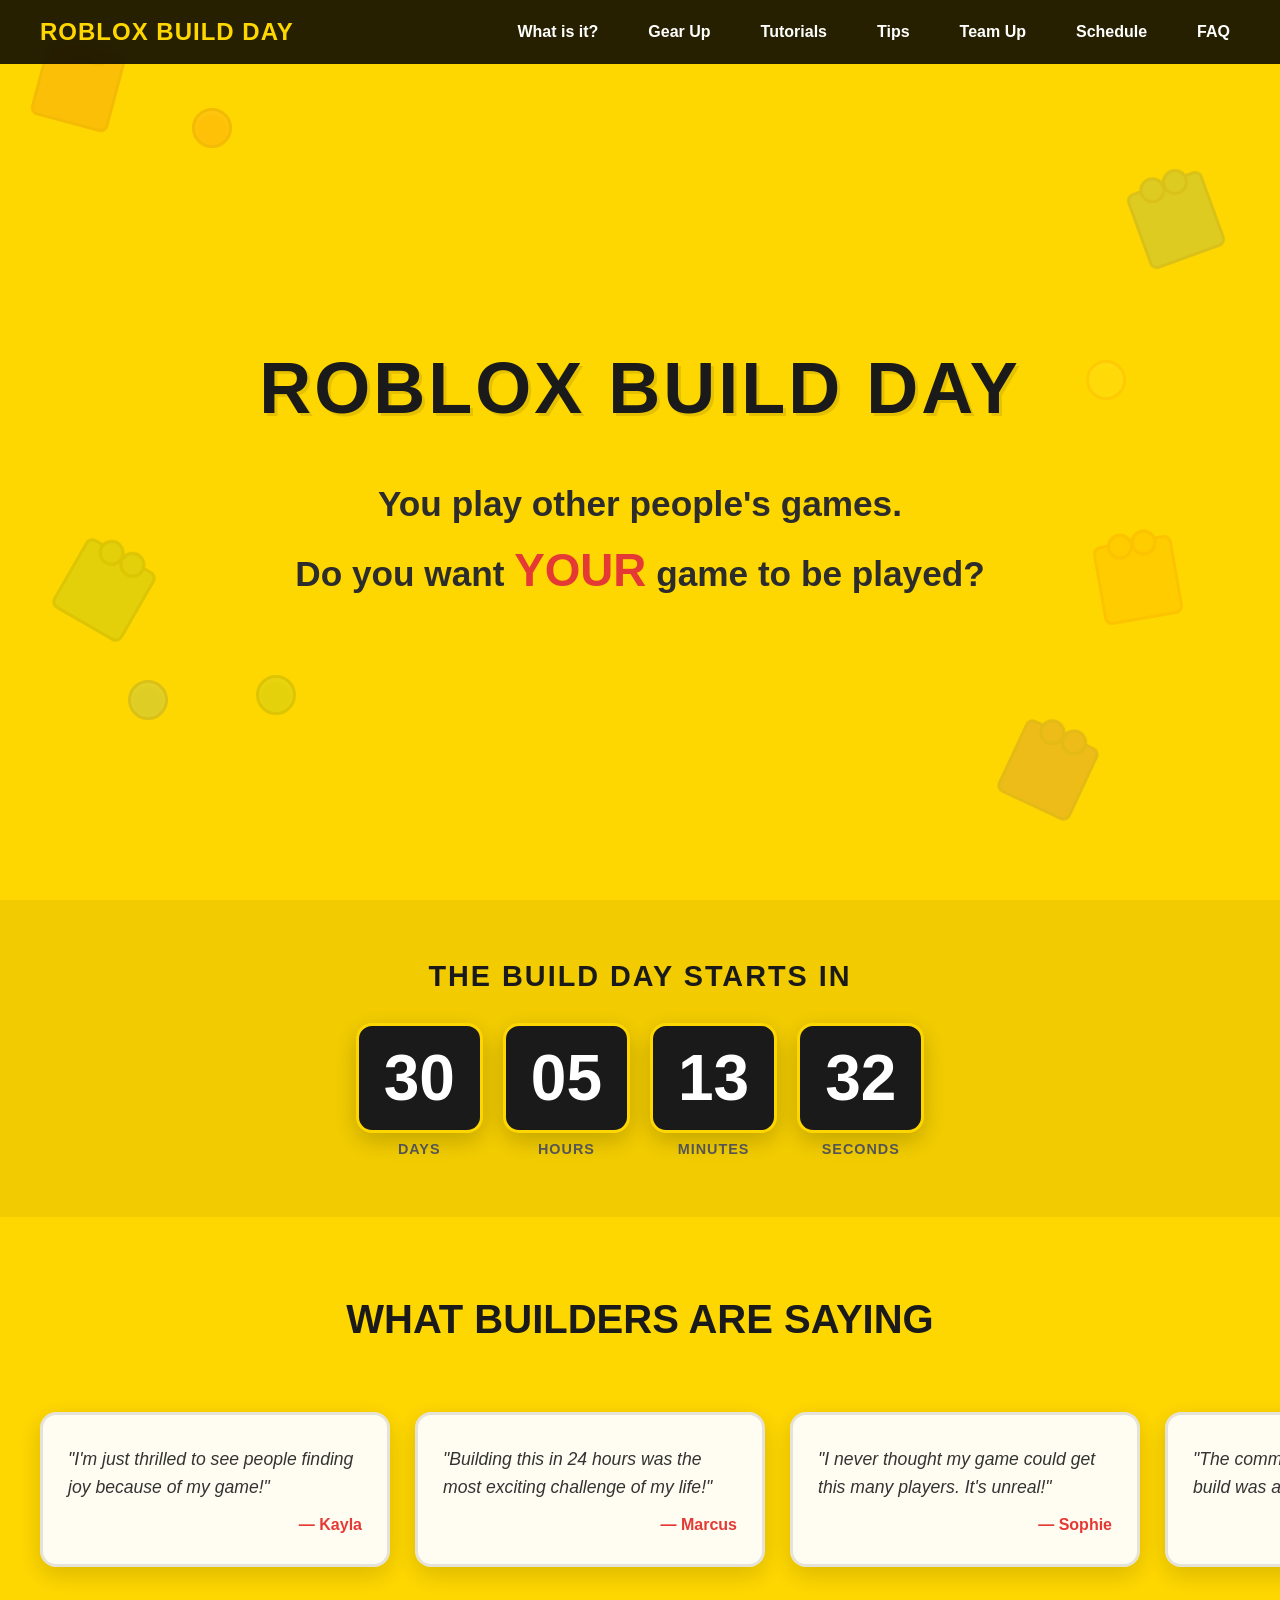
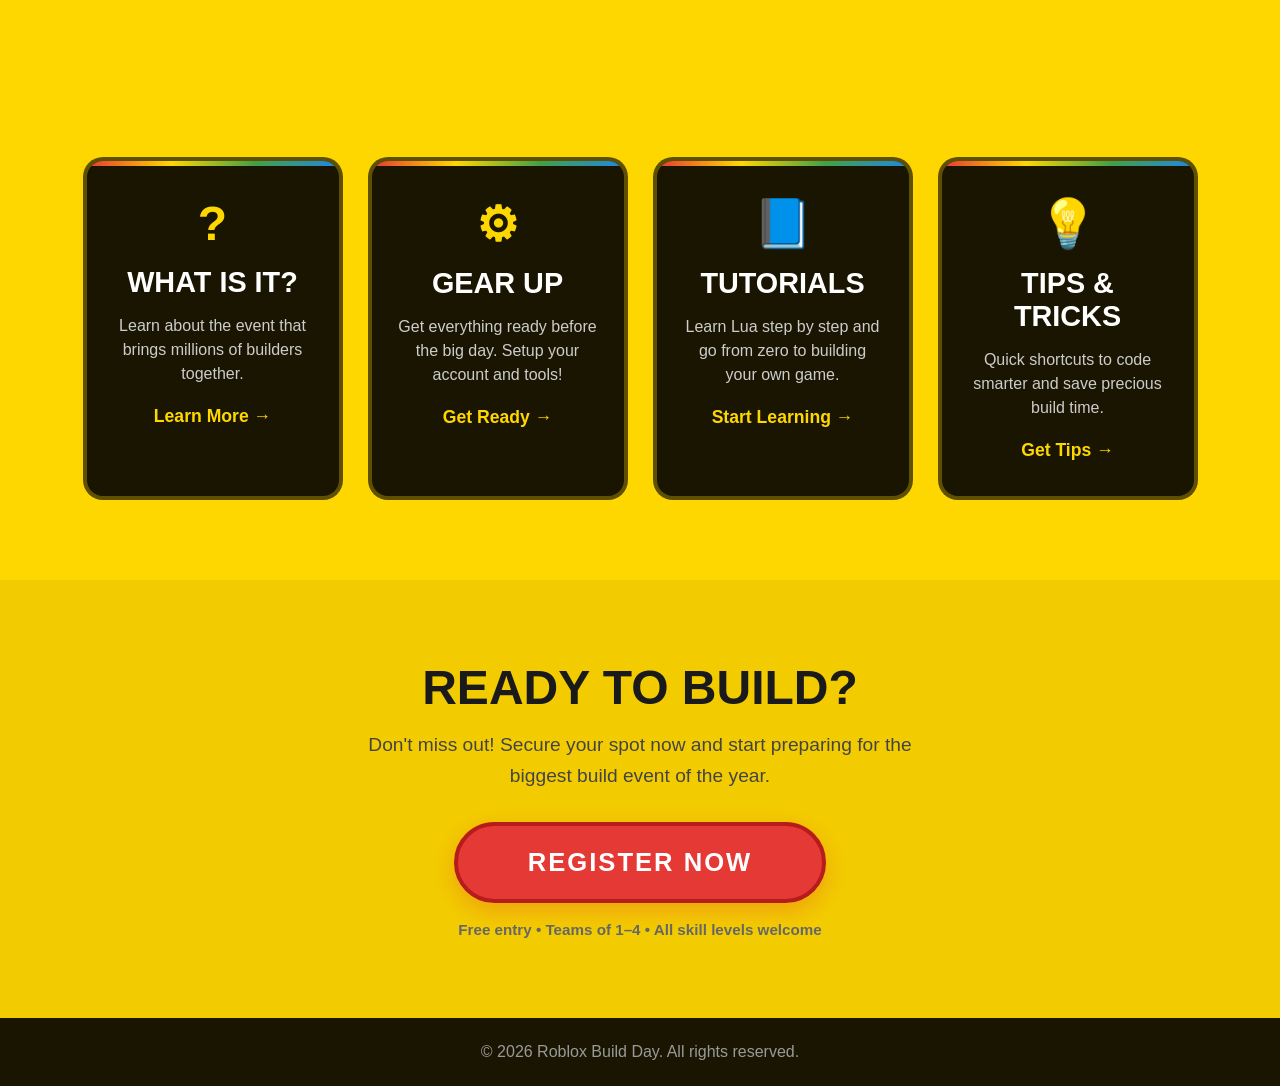
<file: index.html>
<!DOCTYPE html>
<html lang="en">
<head>
    <meta charset="UTF-8">
    <meta name="viewport" content="width=device-width, initial-scale=1.0">
    <title>Roblox Build Day</title>
    <link rel="stylesheet" href="styles.css">
</head>
<body class="home-page">
    <!-- Lego/Roblox decorative elements -->
    <div class="decoration lego-block lego-1"></div>
    <div class="decoration lego-block lego-2"></div>
    <div class="decoration lego-block lego-3"></div>
    <div class="decoration roblox-stud stud-1"></div>
    <div class="decoration roblox-stud stud-2"></div>
    <div class="decoration roblox-stud stud-3"></div>
    <div class="decoration roblox-stud stud-4"></div>
    <div class="decoration lego-block lego-4"></div>
    <div class="decoration lego-block lego-5"></div>

    <!-- Navigation -->
    <nav class="navbar">
        <a href="index.html" class="nav-logo">Roblox Build Day</a>
        <div class="nav-links">
            <a href="what-is-it.html">What is it?</a>
            <a href="gear-up.html">Gear Up</a>
            <a href="tutorials.html">Tutorials</a>
            <a href="tips-and-tricks.html">Tips</a>
            <a href="team-up.html">Team Up</a>
            <a href="schedule.html">Schedule</a>
            <a href="faq.html">FAQ</a>
        </div>
    </nav>

    <!-- Hero Section -->
    <section class="hero">
        <h1 class="hero-title">Roblox Build Day</h1>
        <div class="hero-text">
            <p class="hero-line">You play other people's games.</p>
            <p class="hero-line">Do you want <span class="highlight">YOUR</span> game to be played?</p>
        </div>
    </section>

    <!-- Countdown Section -->
    <section class="countdown-section">
        <h2 class="countdown-label">The Build Day Starts In</h2>
        <div class="countdown" id="countdown">
            <div class="countdown-unit">
                <span class="countdown-num" id="cd-days">00</span>
                <span class="countdown-text">Days</span>
            </div>
            <div class="countdown-unit">
                <span class="countdown-num" id="cd-hours">00</span>
                <span class="countdown-text">Hours</span>
            </div>
            <div class="countdown-unit">
                <span class="countdown-num" id="cd-mins">00</span>
                <span class="countdown-text">Minutes</span>
            </div>
            <div class="countdown-unit">
                <span class="countdown-num" id="cd-secs">00</span>
                <span class="countdown-text">Seconds</span>
            </div>
        </div>
    </section>

    <!-- Phrases/Testimonials Section -->
    <section class="phrases-section">
        <h2 class="section-title">What Builders Are Saying</h2>
        <div class="phrases-container">
            <div class="phrases-track">
                <div class="phrase-card">
                    <p class="phrase-text">"I'm just thrilled to see people finding joy because of my game!"</p>
                    <p class="phrase-author">— Kayla</p>
                </div>
                <div class="phrase-card">
                    <p class="phrase-text">"Building this in 24 hours was the most exciting challenge of my life!"</p>
                    <p class="phrase-author">— Marcus</p>
                </div>
                <div class="phrase-card">
                    <p class="phrase-text">"I never thought my game could get this many players. It's unreal!"</p>
                    <p class="phrase-author">— Sophie</p>
                </div>
                <div class="phrase-card">
                    <p class="phrase-text">"The community energy during the build was absolutely electric."</p>
                    <p class="phrase-author">— Jake</p>
                </div>
                <div class="phrase-card">
                    <p class="phrase-text">"My friends and I built it together — best team experience ever!"</p>
                    <p class="phrase-author">— Emma</p>
                </div>
                <div class="phrase-card">
                    <p class="phrase-text">"Seeing strangers play something I created... there's nothing like it."</p>
                    <p class="phrase-author">— Tyler</p>
                </div>
                <div class="phrase-card">
                    <p class="phrase-text">"I learned Lua in a day and shipped a whole game. Mind-blowing!"</p>
                    <p class="phrase-author">— Aisha</p>
                </div>
                <div class="phrase-card">
                    <p class="phrase-text">"The prize was nice, but the fans are what I'm really here for."</p>
                    <p class="phrase-author">— Devon</p>
                </div>
                <div class="phrase-card">
                    <p class="phrase-text">"This event changed how I think about game design forever."</p>
                    <p class="phrase-author">— Lily</p>
                </div>
                <div class="phrase-card">
                    <p class="phrase-text">"44 million potential players? That's a stage worth building for!"</p>
                    <p class="phrase-author">— Noah</p>
                </div>
            </div>
        </div>
    </section>

    <!-- Info Boxes Section -->
    <section class="boxes-section">
        <div class="info-box" onclick="window.location.href='what-is-it.html'">
            <div class="box-icon">?</div>
            <h3 class="box-title">What is it?</h3>
            <p class="box-desc">Learn about the event that brings millions of builders together.</p>
            <span class="box-link">Learn More →</span>
        </div>
        <div class="info-box gear-up-box" onclick="window.location.href='gear-up.html'">
            <div class="box-icon">⚙</div>
            <h3 class="box-title">Gear Up</h3>
            <p class="box-desc">Get everything ready before the big day. Setup your account and tools!</p>
            <span class="box-link">Get Ready →</span>
        </div>
        <div class="info-box tutorials-box" onclick="window.location.href='tutorials.html'">
            <div class="box-icon">📘</div>
            <h3 class="box-title">Tutorials</h3>
            <p class="box-desc">Learn Lua step by step and go from zero to building your own game.</p>
            <span class="box-link">Start Learning →</span>
        </div>
        <div class="info-box tips-box" onclick="window.location.href='tips-and-tricks.html'">
            <div class="box-icon">💡</div>
            <h3 class="box-title">Tips & Tricks</h3>
            <p class="box-desc">Quick shortcuts to code smarter and save precious build time.</p>
            <span class="box-link">Get Tips →</span>
        </div>
    </section>

    <!-- Registration Section -->
    <section class="register-section">
        <h2 class="register-heading">Ready to Build?</h2>
        <p class="register-text">Don't miss out! Secure your spot now and start preparing for the biggest build event of the year.</p>
        <a href="#" class="register-button">Register Now</a>
        <p class="register-note">Free entry • Teams of 1–4 • All skill levels welcome</p>
    </section>

    <!-- Footer -->
    <footer class="footer">
        <p>© 2026 Roblox Build Day. All rights reserved.</p>
    </footer>

    <script src="script.js"></script>
</body>
</html>
</file>
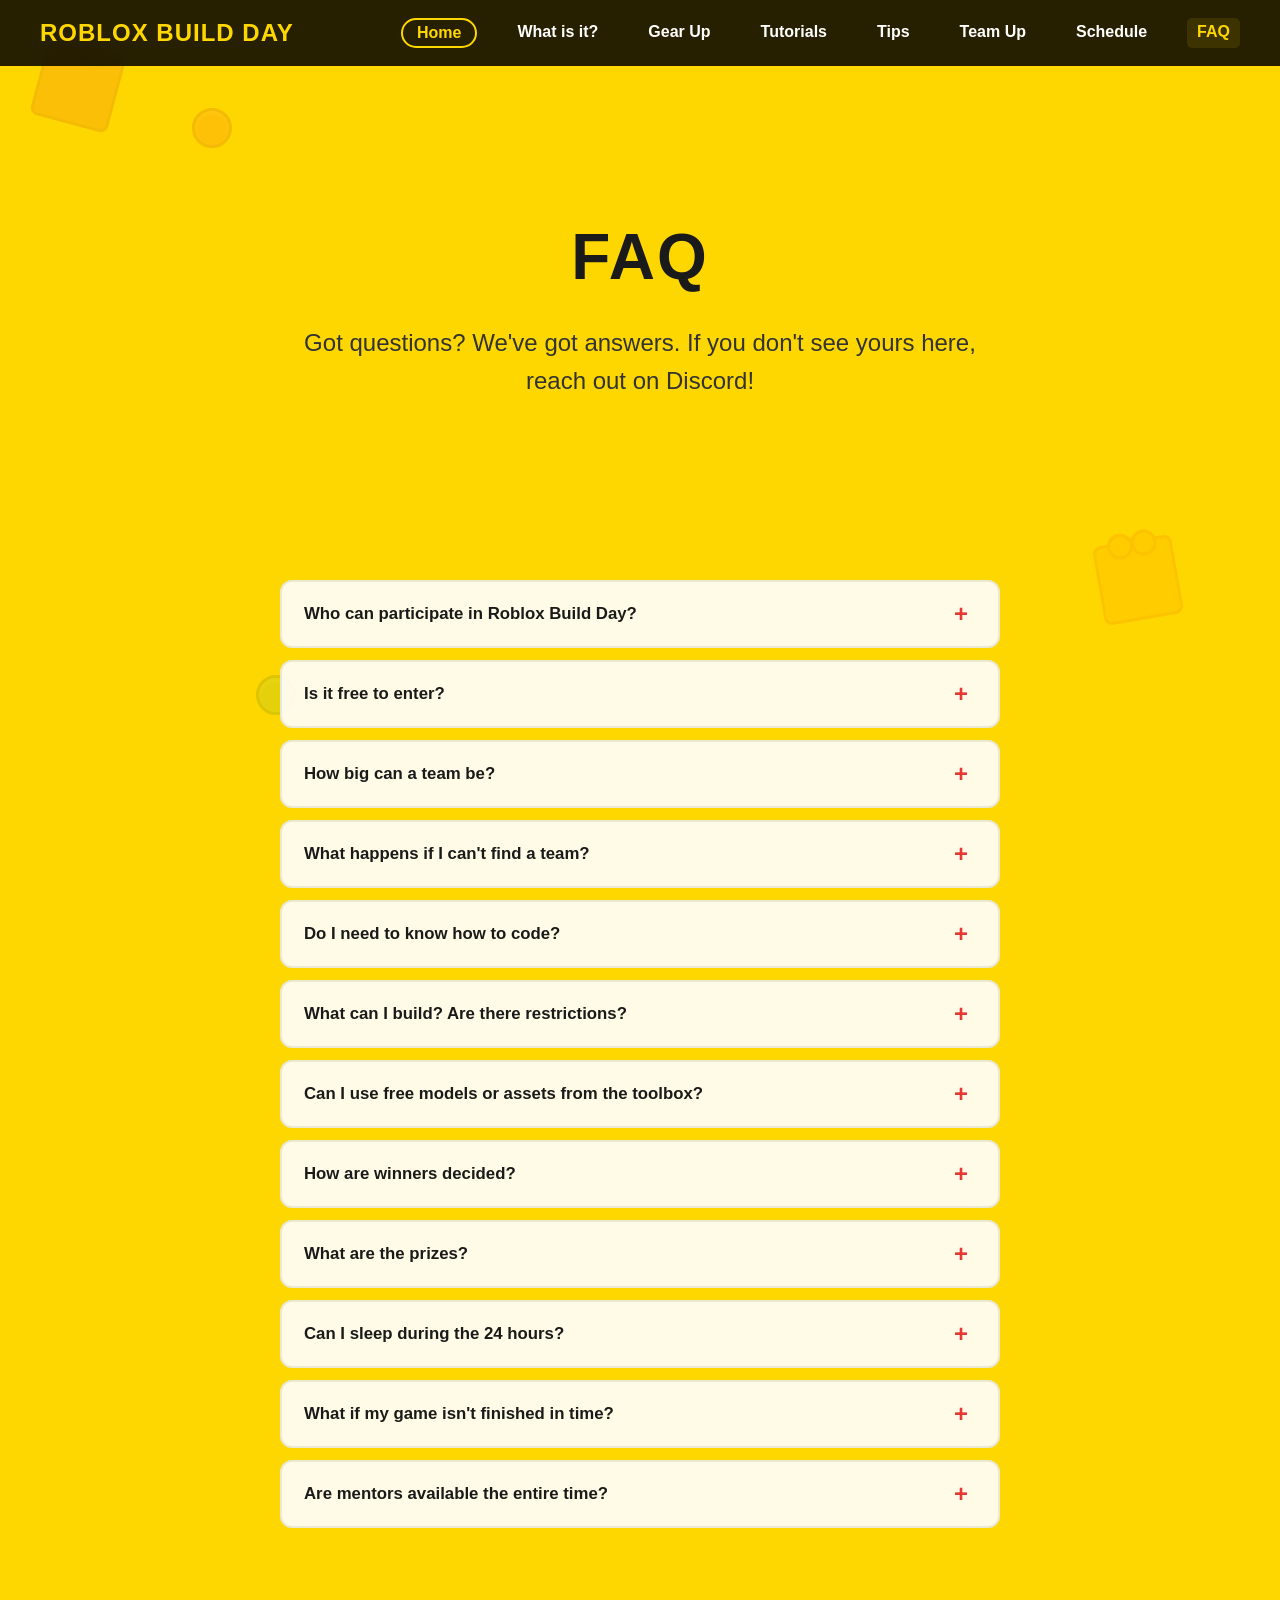
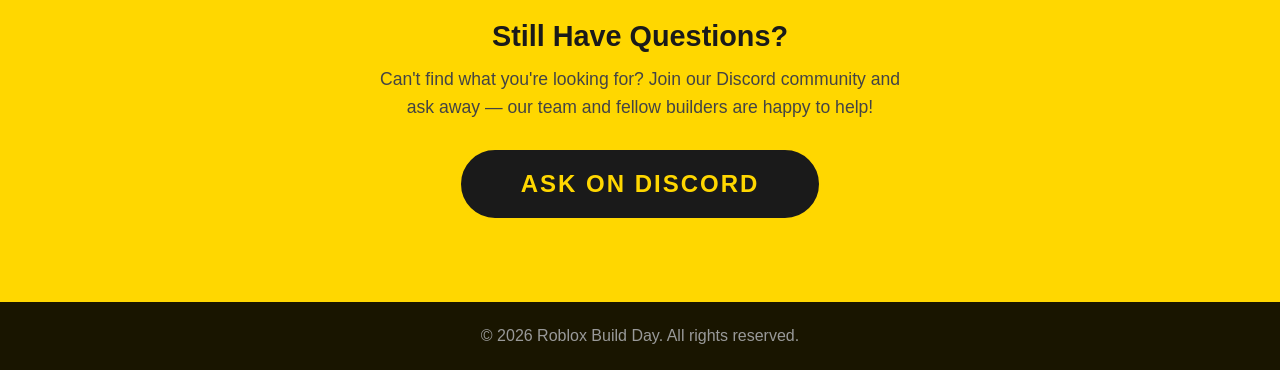
<file: faq.html>
<!DOCTYPE html>
<html lang="en">
<head>
    <meta charset="UTF-8">
    <meta name="viewport" content="width=device-width, initial-scale=1.0">
    <title>FAQ - Roblox Build Day</title>
    <link rel="stylesheet" href="styles.css">
</head>
<body class="faq-page">
    <!-- Decorative elements -->
    <div class="decoration lego-block lego-1"></div>
    <div class="decoration lego-block lego-4"></div>
    <div class="decoration roblox-stud stud-1"></div>
    <div class="decoration roblox-stud stud-4"></div>

    <!-- Navigation -->
    <nav class="navbar">
        <a href="index.html" class="nav-logo">Roblox Build Day</a>
        <div class="nav-links">
            <a href="index.html" class="home-link">Home</a>
            <a href="what-is-it.html">What is it?</a>
            <a href="gear-up.html">Gear Up</a>
            <a href="tutorials.html">Tutorials</a>
            <a href="tips-and-tricks.html">Tips</a>
            <a href="team-up.html">Team Up</a>
            <a href="schedule.html">Schedule</a>
            <a href="faq.html" class="active">FAQ</a>
        </div>
    </nav>

    <!-- Hero Section -->
    <section class="detail-hero">
        <h1 class="detail-heading">FAQ</h1>
        <p class="detail-subtitle">Got questions? We've got answers. If you don't see yours here, reach out on Discord!</p>
    </section>

    <!-- FAQ Accordion -->
    <section class="faq-section">
        <div class="faq-item">
            <button class="faq-question" onclick="toggleFaq(this)">
                <span>Who can participate in Roblox Build Day?</span>
                <span class="faq-toggle">+</span>
            </button>
            <div class="faq-answer">
                <p>Anyone can participate! Whether you're a complete beginner or an experienced developer, Roblox Build Day is for you. All you need is a Roblox account and Roblox Studio installed. There are no age restrictions, but participants under 13 should have parental supervision.</p>
            </div>
        </div>

        <div class="faq-item">
            <button class="faq-question" onclick="toggleFaq(this)">
                <span>Is it free to enter?</span>
                <span class="faq-toggle">+</span>
            </button>
            <div class="faq-answer">
                <p>Yes! Roblox Build Day is completely free to enter. Roblox and Roblox Studio are both free tools. The only cost is your time and creativity.</p>
            </div>
        </div>

        <div class="faq-item">
            <button class="faq-question" onclick="toggleFaq(this)">
                <span>How big can a team be?</span>
                <span class="faq-toggle">+</span>
            </button>
            <div class="faq-answer">
                <p>Teams can have 1 to 4 members. We recommend 2–3 for the best balance of productivity and coordination. Solo entries are also welcome and completely valid!</p>
            </div>
        </div>

        <div class="faq-item">
            <button class="faq-question" onclick="toggleFaq(this)">
                <span>What happens if I can't find a team?</span>
                <span class="faq-toggle">+</span>
            </button>
            <div class="faq-answer">
                <p>No worries! Join our Discord server before the event and use the #looking-for-team channel. We'll help match you with other solo builders who have complementary skills. You can also form teams on the day itself during the Team Formation Window.</p>
            </div>
        </div>

        <div class="faq-item">
            <button class="faq-question" onclick="toggleFaq(this)">
                <span>Do I need to know how to code?</span>
                <span class="faq-toggle">+</span>
            </button>
            <div class="faq-answer">
                <p>It helps, but it's not required! If you're a builder or designer, you can team up with a scripter. We also provide tutorials and mentors to help beginners get started with Lua during the event. Check out our Tutorials page to get a head start!</p>
            </div>
        </div>

        <div class="faq-item">
            <button class="faq-question" onclick="toggleFaq(this)">
                <span>What can I build? Are there restrictions?</span>
                <span class="faq-toggle">+</span>
            </button>
            <div class="faq-answer">
                <p>You can build any type of Roblox experience — an obby, a tycoon, a story game, a simulator, etc. The only restrictions are: it must be built from scratch during the 24 hours (no pre-made assets or code), it must follow Roblox community standards, and it must be playable by judges when time is up.</p>
            </div>
        </div>

        <div class="faq-item">
            <button class="faq-question" onclick="toggleFaq(this)">
                <span>Can I use free models or assets from the toolbox?</span>
                <span class="faq-toggle">+</span>
            </button>
            <div class="faq-answer">
                <p>Yes! Roblox Toolbox assets (free models, sounds, images) are allowed. However, you cannot use pre-written scripts from the toolbox — all code must be written by your team during the build period. Custom-made assets are always encouraged over toolbox items.</p>
            </div>
        </div>

        <div class="faq-item">
            <button class="faq-question" onclick="toggleFaq(this)">
                <span>How are winners decided?</span>
                <span class="faq-toggle">+</span>
            </button>
            <div class="faq-answer">
                <p>Projects are judged by a panel of experienced Roblox developers and community figures based on four criteria: <strong>Creativity</strong> (originality of concept), <strong>Execution</strong> (how well it's built and scripted), <strong>Fun Factor</strong> (how enjoyable it is to play), and <strong>Polish</strong> (UI, sound, overall feel). There's also a People's Choice award voted on by all participants.</p>
            </div>
        </div>

        <div class="faq-item">
            <button class="faq-question" onclick="toggleFaq(this)">
                <span>What are the prizes?</span>
                <span class="faq-toggle">+</span>
            </button>
            <div class="faq-answer">
                <p>The total prize pool is <strong>$5,000</strong> distributed across multiple categories: 1st Place ($2,000), 2nd Place ($1,000), 3rd Place ($500), Most Creative ($500), People's Choice ($500), and Best Solo Builder ($500). All participants also receive an exclusive Roblox Build Day badge!</p>
            </div>
        </div>

        <div class="faq-item">
            <button class="faq-question" onclick="toggleFaq(this)">
                <span>Can I sleep during the 24 hours?</span>
                <span class="faq-toggle">+</span>
            </button>
            <div class="faq-answer">
                <p>If it's an in-person event, we encourage you to rest when needed — there will be quiet zones available. If it's virtual, manage your time however you like! The key is that your game must be submitted and playable by the deadline. Team members can take shifts if needed.</p>
            </div>
        </div>

        <div class="faq-item">
            <button class="faq-question" onclick="toggleFaq(this)">
                <span>What if my game isn't finished in time?</span>
                <span class="faq-toggle">+</span>
            </button>
            <div class="faq-answer">
                <p>That's okay! Submit whatever you have by the deadline. A working prototype with a core gameplay loop is much better than an ambitious game that crashes. Judges appreciate polish and completeness over scope. You can always keep working on it after the event!</p>
            </div>
        </div>

        <div class="faq-item">
            <button class="faq-question" onclick="toggleFaq(this)">
                <span>Are mentors available the entire time?</span>
                <span class="faq-toggle">+</span>
            </button>
            <div class="faq-answer">
                <p>Mentors are available during scheduled check-ins (typically every 3–4 hours) and are on-call via Discord for urgent questions throughout the build. They can help with debugging, design advice, and pointing you to the right documentation — but they won't write code for you!</p>
            </div>
        </div>
    </section>

    <!-- Still have questions -->
    <section class="faq-bottom">
        <h2 class="faq-bottom-heading">Still Have Questions?</h2>
        <p class="faq-bottom-text">Can't find what you're looking for? Join our Discord community and ask away — our team and fellow builders are happy to help!</p>
        <a href="#" class="cta-button">Ask on Discord</a>
    </section>

    <!-- Footer -->
    <footer class="footer">
        <p>© 2026 Roblox Build Day. All rights reserved.</p>
    </footer>

    <script src="script.js"></script>
    <script>
        function toggleFaq(button) {
            const item = button.parentElement;
            const answer = item.querySelector('.faq-answer');
            const toggle = button.querySelector('.faq-toggle');
            const isOpen = item.classList.contains('open');

            // Close all other items
            document.querySelectorAll('.faq-item.open').forEach(openItem => {
                if (openItem !== item) {
                    openItem.classList.remove('open');
                    openItem.querySelector('.faq-answer').style.maxHeight = '0';
                    openItem.querySelector('.faq-toggle').textContent = '+';
                }
            });

            // Toggle current item
            if (isOpen) {
                item.classList.remove('open');
                answer.style.maxHeight = '0';
                toggle.textContent = '+';
            } else {
                item.classList.add('open');
                answer.style.maxHeight = answer.scrollHeight + 'px';
                toggle.textContent = '−';
            }
        }
    </script>
</body>
</html>
</file>
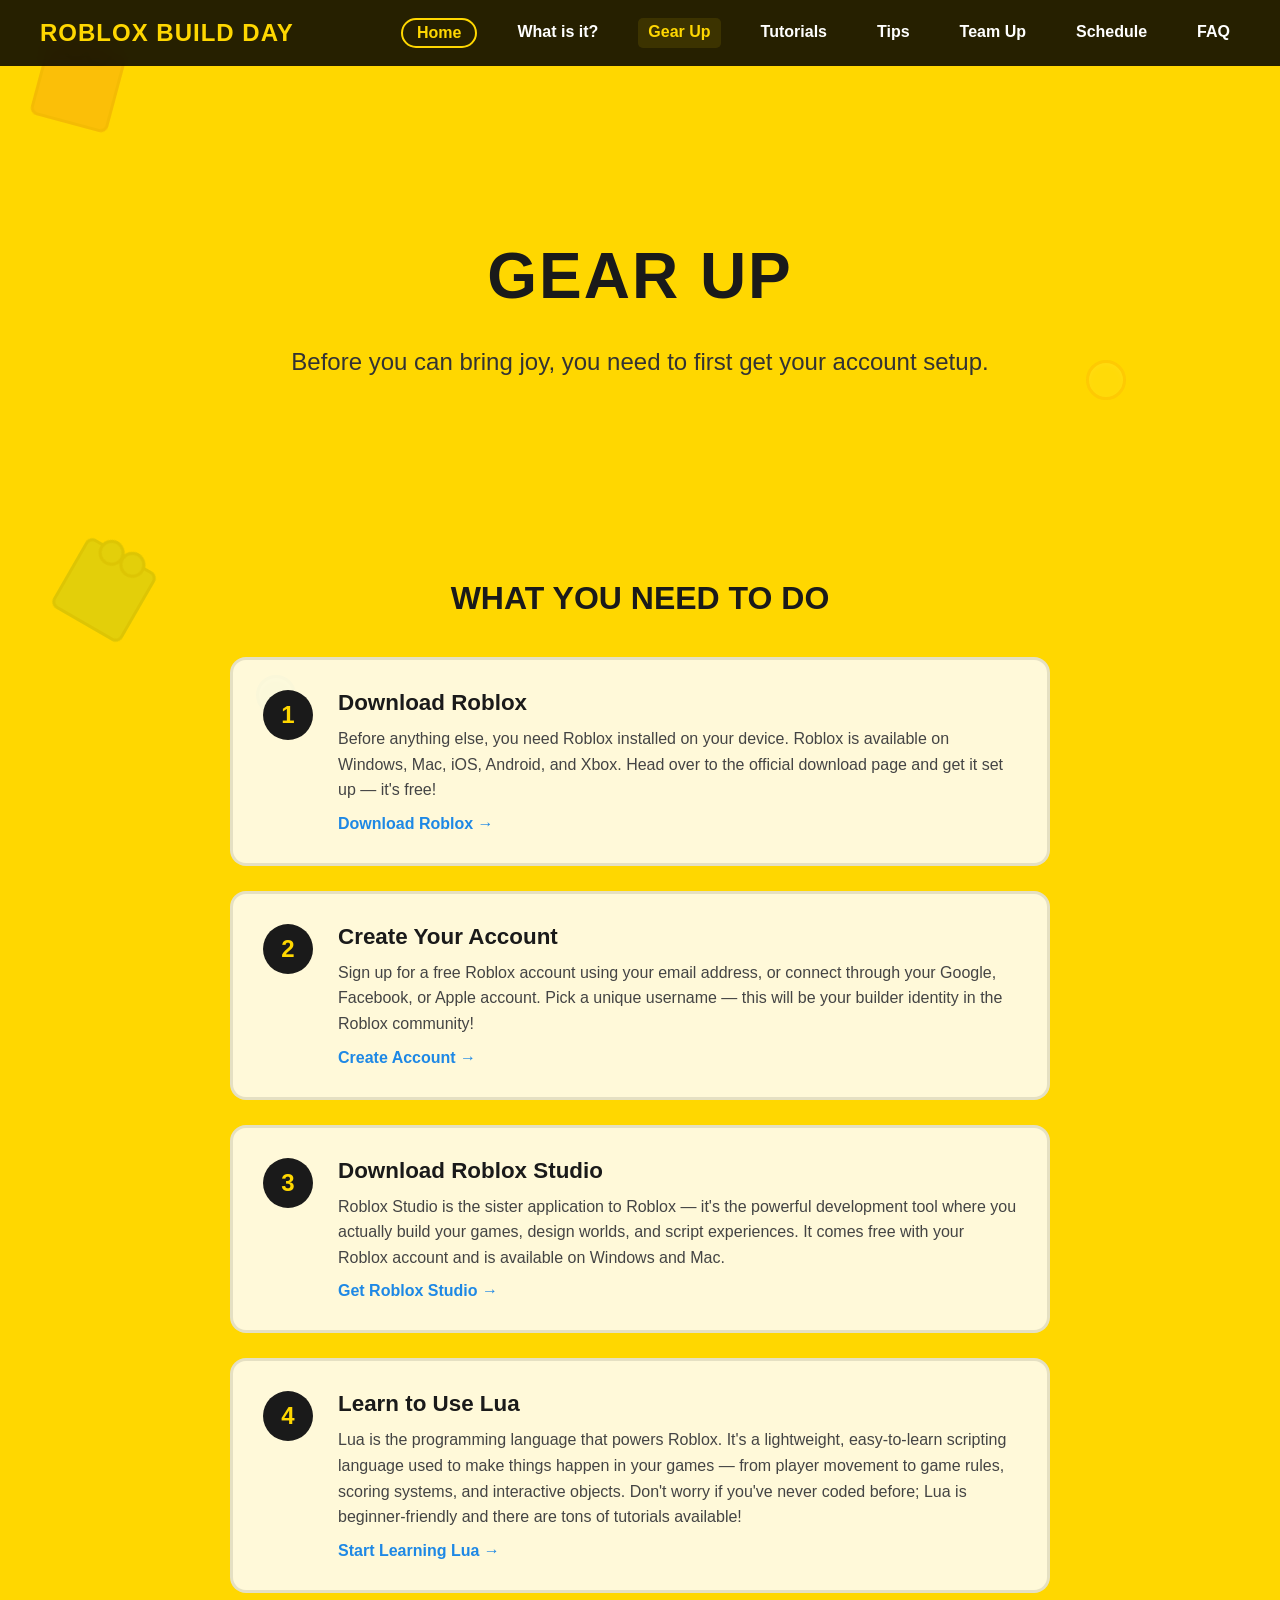
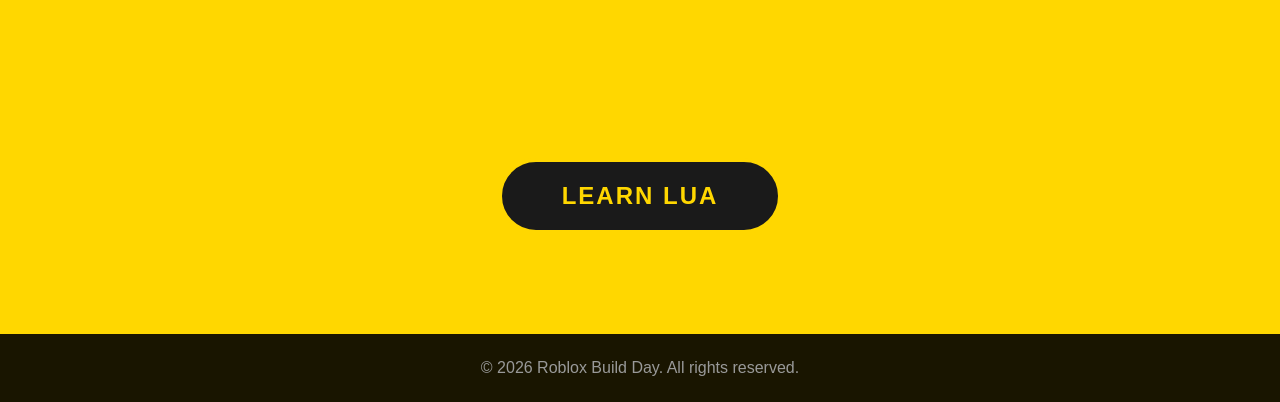
<file: gear-up.html>
<!DOCTYPE html>
<html lang="en">
<head>
    <meta charset="UTF-8">
    <meta name="viewport" content="width=device-width, initial-scale=1.0">
    <title>Gear Up - Roblox Build Day</title>
    <link rel="stylesheet" href="styles.css">
</head>
<body class="gear-page">
    <!-- Decorative elements -->
    <div class="decoration lego-block lego-1"></div>
    <div class="decoration lego-block lego-3"></div>
    <div class="decoration roblox-stud stud-2"></div>
    <div class="decoration roblox-stud stud-4"></div>

    <!-- Navigation -->
    <nav class="navbar">
        <a href="index.html" class="nav-logo">Roblox Build Day</a>
        <div class="nav-links">
            <a href="index.html" class="home-link">Home</a>
            <a href="what-is-it.html">What is it?</a>
            <a href="gear-up.html" class="active">Gear Up</a>
            <a href="tutorials.html">Tutorials</a>
            <a href="tips-and-tricks.html">Tips</a>
            <a href="team-up.html">Team Up</a>
            <a href="schedule.html">Schedule</a>
            <a href="faq.html">FAQ</a>
        </div>
    </nav>

    <!-- Hero Section -->
    <section class="detail-hero">
        <h1 class="detail-heading">Gear Up</h1>
        <p class="detail-subtitle">Before you can bring joy, you need to first get your account setup.</p>
    </section>

    <!-- Steps Section -->
    <section class="steps-section">
        <h2 class="steps-title">What You Need to Do</h2>

        <div class="step-card">
            <div class="step-number">1</div>
            <div class="step-content">
                <h3 class="step-heading">Download Roblox</h3>
                <p class="step-desc">Before anything else, you need Roblox installed on your device. Roblox is available on Windows, Mac, iOS, Android, and Xbox. Head over to the official download page and get it set up — it's free!</p>
                <a href="https://www.roblox.com/download" target="_blank" class="step-link">Download Roblox →</a>
            </div>
        </div>

        <div class="step-card">
            <div class="step-number">2</div>
            <div class="step-content">
                <h3 class="step-heading">Create Your Account</h3>
                <p class="step-desc">Sign up for a free Roblox account using your email address, or connect through your Google, Facebook, or Apple account. Pick a unique username — this will be your builder identity in the Roblox community!</p>
                <a href="https://www.roblox.com/signup" target="_blank" class="step-link">Create Account →</a>
            </div>
        </div>

        <div class="step-card">
            <div class="step-number">3</div>
            <div class="step-content">
                <h3 class="step-heading">Download Roblox Studio</h3>
                <p class="step-desc">Roblox Studio is the sister application to Roblox — it's the powerful development tool where you actually build your games, design worlds, and script experiences. It comes free with your Roblox account and is available on Windows and Mac.</p>
                <a href="https://create.roblox.com/docs/studio" target="_blank" class="step-link">Get Roblox Studio →</a>
            </div>
        </div>

        <div class="step-card">
            <div class="step-number">4</div>
            <div class="step-content">
                <h3 class="step-heading">Learn to Use Lua</h3>
                <p class="step-desc">Lua is the programming language that powers Roblox. It's a lightweight, easy-to-learn scripting language used to make things happen in your games — from player movement to game rules, scoring systems, and interactive objects. Don't worry if you've never coded before; Lua is beginner-friendly and there are tons of tutorials available!</p>
                <a href="https://create.roblox.com/docs/scripting" target="_blank" class="step-link">Start Learning Lua →</a>
            </div>
        </div>
    </section>

    <!-- Learn Lua CTA -->
    <section class="cta-section">
        <a href="tutorials.html" class="cta-button">Learn Lua</a>
    </section>

    <!-- Footer -->
    <footer class="footer">
        <p>© 2026 Roblox Build Day. All rights reserved.</p>
    </footer>

    <script src="script.js"></script>
</body>
</html>
</file>
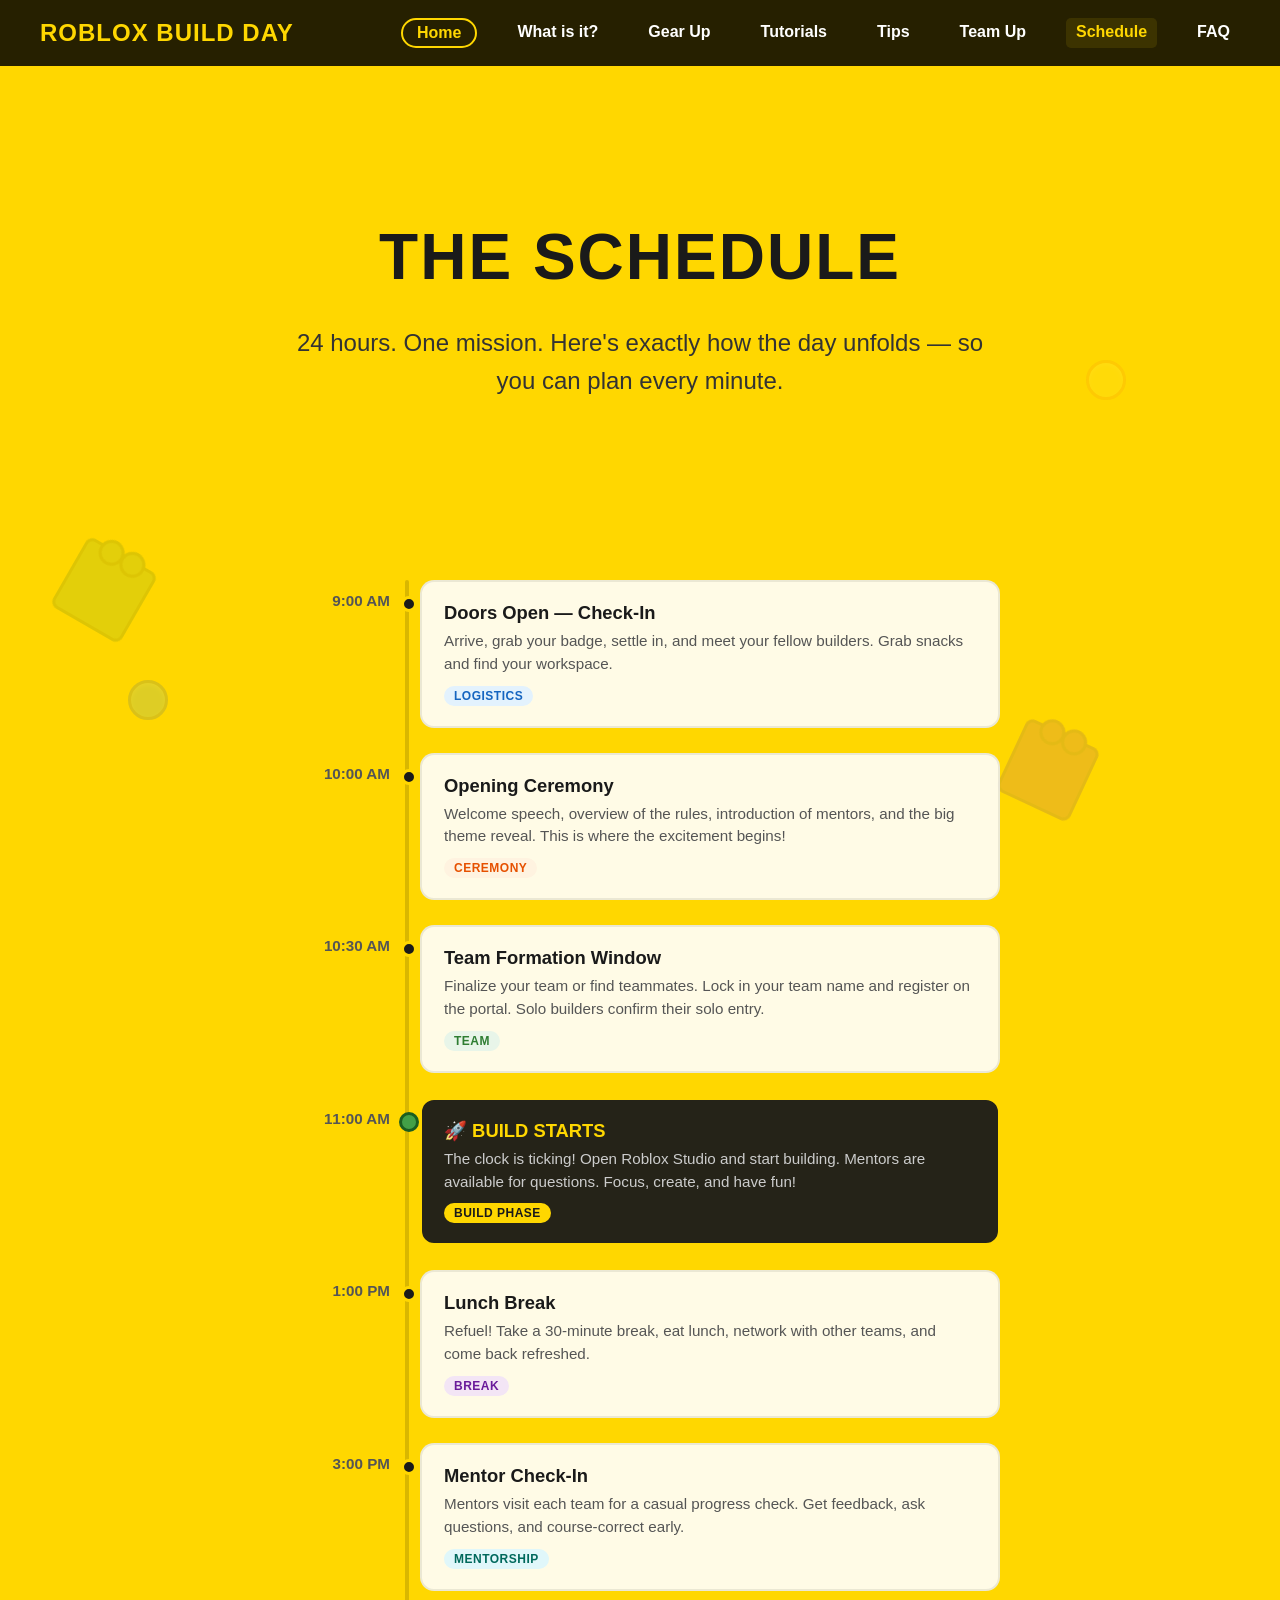
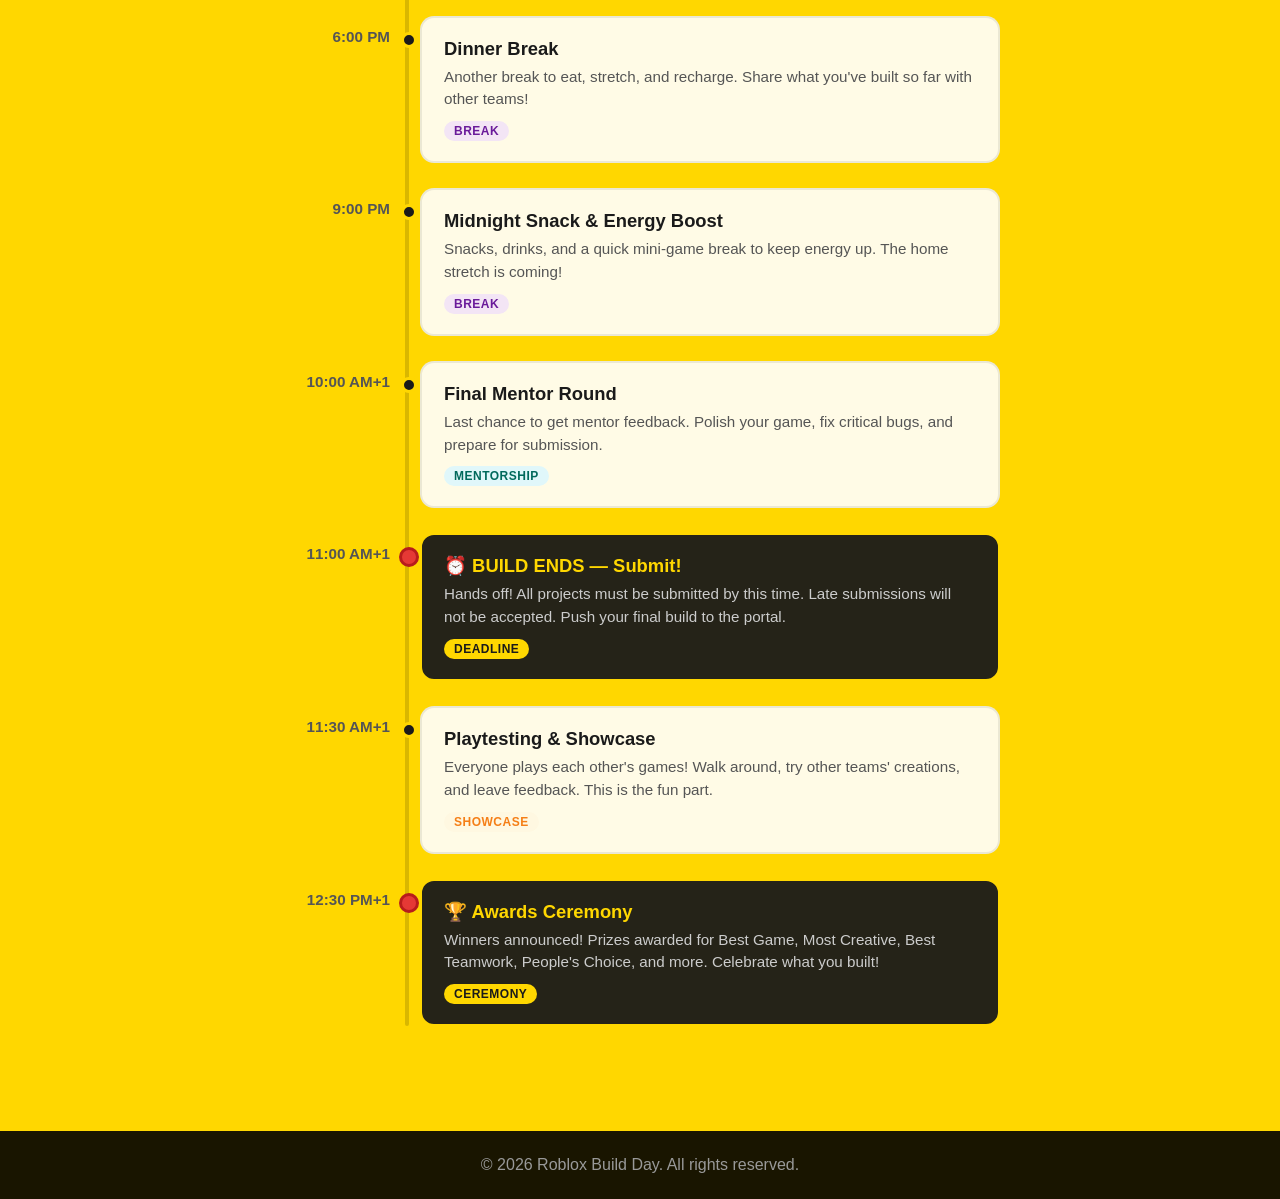
<file: schedule.html>
<!DOCTYPE html>
<html lang="en">
<head>
    <meta charset="UTF-8">
    <meta name="viewport" content="width=device-width, initial-scale=1.0">
    <title>Schedule - Roblox Build Day</title>
    <link rel="stylesheet" href="styles.css">
</head>
<body class="schedule-page">
    <!-- Decorative elements -->
    <div class="decoration lego-block lego-3"></div>
    <div class="decoration lego-block lego-5"></div>
    <div class="decoration roblox-stud stud-2"></div>
    <div class="decoration roblox-stud stud-3"></div>

    <!-- Navigation -->
    <nav class="navbar">
        <a href="index.html" class="nav-logo">Roblox Build Day</a>
        <div class="nav-links">
            <a href="index.html" class="home-link">Home</a>
            <a href="what-is-it.html">What is it?</a>
            <a href="gear-up.html">Gear Up</a>
            <a href="tutorials.html">Tutorials</a>
            <a href="tips-and-tricks.html">Tips</a>
            <a href="team-up.html">Team Up</a>
            <a href="schedule.html" class="active">Schedule</a>
            <a href="faq.html">FAQ</a>
        </div>
    </nav>

    <!-- Hero Section -->
    <section class="detail-hero">
        <h1 class="detail-heading">The Schedule</h1>
        <p class="detail-subtitle">24 hours. One mission. Here's exactly how the day unfolds — so you can plan every minute.</p>
    </section>

    <!-- Timeline -->
    <section class="timeline-section">
        <div class="timeline">
            <div class="timeline-item">
                <div class="timeline-time">9:00 AM</div>
                <div class="timeline-dot"></div>
                <div class="timeline-content">
                    <h3 class="timeline-title">Doors Open — Check-In</h3>
                    <p class="timeline-desc">Arrive, grab your badge, settle in, and meet your fellow builders. Grab snacks and find your workspace.</p>
                    <span class="timeline-tag tag-logistics">Logistics</span>
                </div>
            </div>
            <div class="timeline-item">
                <div class="timeline-time">10:00 AM</div>
                <div class="timeline-dot"></div>
                <div class="timeline-content">
                    <h3 class="timeline-title">Opening Ceremony</h3>
                    <p class="timeline-desc">Welcome speech, overview of the rules, introduction of mentors, and the big theme reveal. This is where the excitement begins!</p>
                    <span class="timeline-tag tag-ceremony">Ceremony</span>
                </div>
            </div>
            <div class="timeline-item">
                <div class="timeline-time">10:30 AM</div>
                <div class="timeline-dot"></div>
                <div class="timeline-content">
                    <h3 class="timeline-title">Team Formation Window</h3>
                    <p class="timeline-desc">Finalize your team or find teammates. Lock in your team name and register on the portal. Solo builders confirm their solo entry.</p>
                    <span class="timeline-tag tag-team">Team</span>
                </div>
            </div>
            <div class="timeline-item highlight-item">
                <div class="timeline-time">11:00 AM</div>
                <div class="timeline-dot dot-start"></div>
                <div class="timeline-content">
                    <h3 class="timeline-title">🚀 BUILD STARTS</h3>
                    <p class="timeline-desc">The clock is ticking! Open Roblox Studio and start building. Mentors are available for questions. Focus, create, and have fun!</p>
                    <span class="timeline-tag tag-build">Build Phase</span>
                </div>
            </div>
            <div class="timeline-item">
                <div class="timeline-time">1:00 PM</div>
                <div class="timeline-dot"></div>
                <div class="timeline-content">
                    <h3 class="timeline-title">Lunch Break</h3>
                    <p class="timeline-desc">Refuel! Take a 30-minute break, eat lunch, network with other teams, and come back refreshed.</p>
                    <span class="timeline-tag tag-break">Break</span>
                </div>
            </div>
            <div class="timeline-item">
                <div class="timeline-time">3:00 PM</div>
                <div class="timeline-dot"></div>
                <div class="timeline-content">
                    <h3 class="timeline-title">Mentor Check-In</h3>
                    <p class="timeline-desc">Mentors visit each team for a casual progress check. Get feedback, ask questions, and course-correct early.</p>
                    <span class="timeline-tag tag-mentor">Mentorship</span>
                </div>
            </div>
            <div class="timeline-item">
                <div class="timeline-time">6:00 PM</div>
                <div class="timeline-dot"></div>
                <div class="timeline-content">
                    <h3 class="timeline-title">Dinner Break</h3>
                    <p class="timeline-desc">Another break to eat, stretch, and recharge. Share what you've built so far with other teams!</p>
                    <span class="timeline-tag tag-break">Break</span>
                </div>
            </div>
            <div class="timeline-item">
                <div class="timeline-time">9:00 PM</div>
                <div class="timeline-dot"></div>
                <div class="timeline-content">
                    <h3 class="timeline-title">Midnight Snack & Energy Boost</h3>
                    <p class="timeline-desc">Snacks, drinks, and a quick mini-game break to keep energy up. The home stretch is coming!</p>
                    <span class="timeline-tag tag-break">Break</span>
                </div>
            </div>
            <div class="timeline-item">
                <div class="timeline-time">10:00 AM+1</div>
                <div class="timeline-dot"></div>
                <div class="timeline-content">
                    <h3 class="timeline-title">Final Mentor Round</h3>
                    <p class="timeline-desc">Last chance to get mentor feedback. Polish your game, fix critical bugs, and prepare for submission.</p>
                    <span class="timeline-tag tag-mentor">Mentorship</span>
                </div>
            </div>
            <div class="timeline-item highlight-item">
                <div class="timeline-time">11:00 AM+1</div>
                <div class="timeline-dot dot-end"></div>
                <div class="timeline-content">
                    <h3 class="timeline-title">⏰ BUILD ENDS — Submit!</h3>
                    <p class="timeline-desc">Hands off! All projects must be submitted by this time. Late submissions will not be accepted. Push your final build to the portal.</p>
                    <span class="timeline-tag tag-build">Deadline</span>
                </div>
            </div>
            <div class="timeline-item">
                <div class="timeline-time">11:30 AM+1</div>
                <div class="timeline-dot"></div>
                <div class="timeline-content">
                    <h3 class="timeline-title">Playtesting & Showcase</h3>
                    <p class="timeline-desc">Everyone plays each other's games! Walk around, try other teams' creations, and leave feedback. This is the fun part.</p>
                    <span class="timeline-tag tag-showcase">Showcase</span>
                </div>
            </div>
            <div class="timeline-item highlight-item">
                <div class="timeline-time">12:30 PM+1</div>
                <div class="timeline-dot dot-end"></div>
                <div class="timeline-content">
                    <h3 class="timeline-title">🏆 Awards Ceremony</h3>
                    <p class="timeline-desc">Winners announced! Prizes awarded for Best Game, Most Creative, Best Teamwork, People's Choice, and more. Celebrate what you built!</p>
                    <span class="timeline-tag tag-ceremony">Ceremony</span>
                </div>
            </div>
        </div>
    </section>

    <!-- Footer -->
    <footer class="footer">
        <p>© 2026 Roblox Build Day. All rights reserved.</p>
    </footer>

    <script src="script.js"></script>
</body>
</html>
</file>
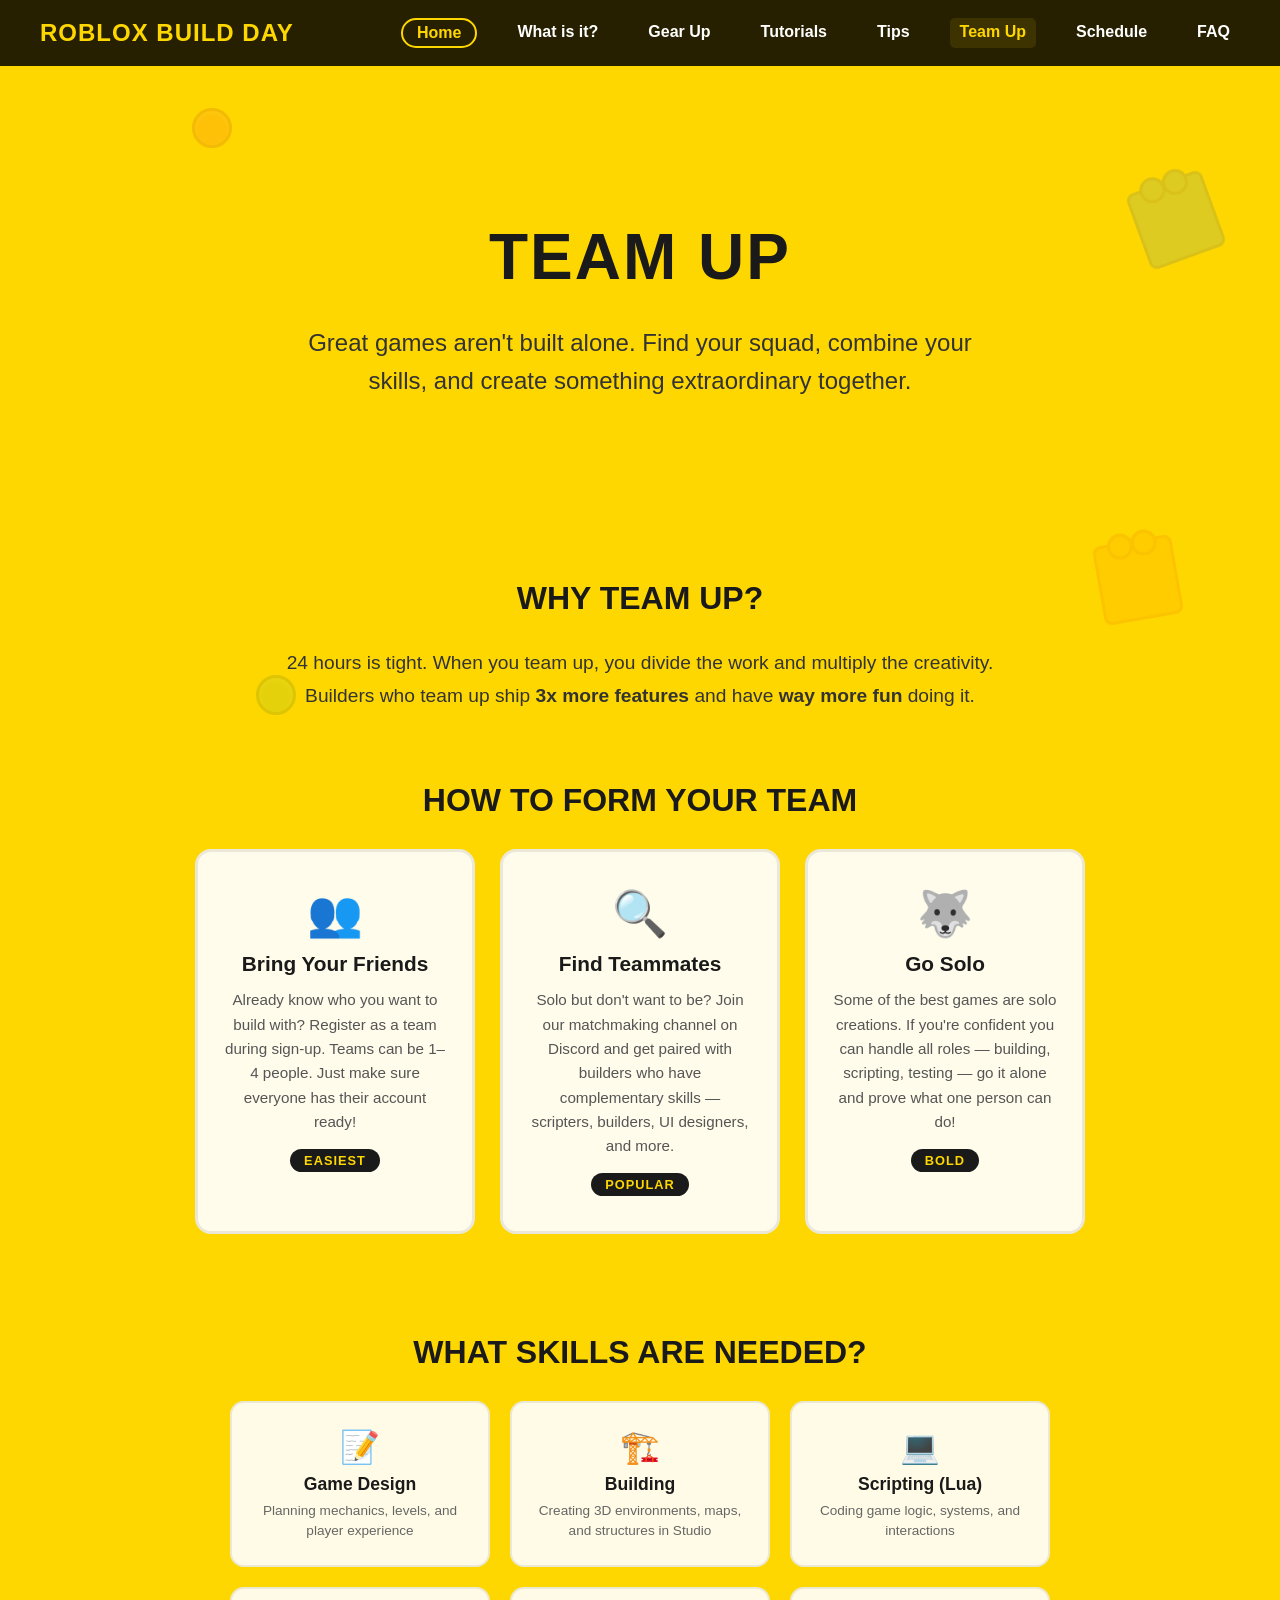
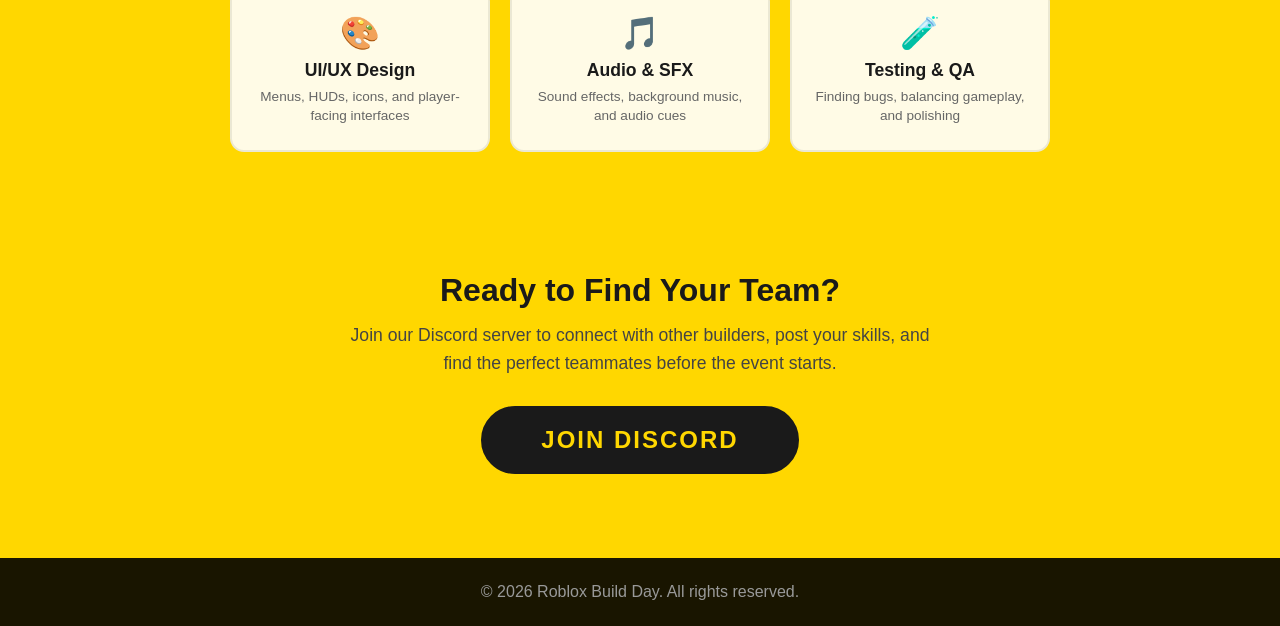
<file: team-up.html>
<!DOCTYPE html>
<html lang="en">
<head>
    <meta charset="UTF-8">
    <meta name="viewport" content="width=device-width, initial-scale=1.0">
    <title>Team Up - Roblox Build Day</title>
    <link rel="stylesheet" href="styles.css">
</head>
<body class="team-page">
    <!-- Decorative elements -->
    <div class="decoration lego-block lego-2"></div>
    <div class="decoration lego-block lego-4"></div>
    <div class="decoration roblox-stud stud-1"></div>
    <div class="decoration roblox-stud stud-4"></div>

    <!-- Navigation -->
    <nav class="navbar">
        <a href="index.html" class="nav-logo">Roblox Build Day</a>
        <div class="nav-links">
            <a href="index.html" class="home-link">Home</a>
            <a href="what-is-it.html">What is it?</a>
            <a href="gear-up.html">Gear Up</a>
            <a href="tutorials.html">Tutorials</a>
            <a href="tips-and-tricks.html">Tips</a>
            <a href="team-up.html" class="active">Team Up</a>
            <a href="schedule.html">Schedule</a>
            <a href="faq.html">FAQ</a>
        </div>
    </nav>

    <!-- Hero Section -->
    <section class="detail-hero">
        <h1 class="detail-heading">Team Up</h1>
        <p class="detail-subtitle">Great games aren't built alone. Find your squad, combine your skills, and create something extraordinary together.</p>
    </section>

    <!-- Why Team Up -->
    <section class="team-intro">
        <h2 class="section-heading">Why Team Up?</h2>
        <p class="team-intro-text">24 hours is tight. When you team up, you divide the work and multiply the creativity. Builders who team up ship <strong>3x more features</strong> and have <strong>way more fun</strong> doing it.</p>
    </section>

    <!-- Team Formation Options -->
    <section class="team-options">
        <h2 class="section-heading">How to Form Your Team</h2>
        <div class="team-cards">
            <div class="team-card">
                <div class="team-card-icon">👥</div>
                <h3 class="team-card-title">Bring Your Friends</h3>
                <p class="team-card-desc">Already know who you want to build with? Register as a team during sign-up. Teams can be 1–4 people. Just make sure everyone has their account ready!</p>
                <div class="team-card-tag">Easiest</div>
            </div>
            <div class="team-card">
                <div class="team-card-icon">🔍</div>
                <h3 class="team-card-title">Find Teammates</h3>
                <p class="team-card-desc">Solo but don't want to be? Join our matchmaking channel on Discord and get paired with builders who have complementary skills — scripters, builders, UI designers, and more.</p>
                <div class="team-card-tag">Popular</div>
            </div>
            <div class="team-card">
                <div class="team-card-icon">🐺</div>
                <h3 class="team-card-title">Go Solo</h3>
                <p class="team-card-desc">Some of the best games are solo creations. If you're confident you can handle all roles — building, scripting, testing — go it alone and prove what one person can do!</p>
                <div class="team-card-tag">Bold</div>
            </div>
        </div>
    </section>

    <!-- Skills Matching -->
    <section class="skills-section">
        <h2 class="section-heading">What Skills Are Needed?</h2>
        <div class="skills-grid">
            <div class="skill-badge">
                <span class="skill-icon">📝</span>
                <span class="skill-name">Game Design</span>
                <p class="skill-desc">Planning mechanics, levels, and player experience</p>
            </div>
            <div class="skill-badge">
                <span class="skill-icon">🏗️</span>
                <span class="skill-name">Building</span>
                <p class="skill-desc">Creating 3D environments, maps, and structures in Studio</p>
            </div>
            <div class="skill-badge">
                <span class="skill-icon">💻</span>
                <span class="skill-name">Scripting (Lua)</span>
                <p class="skill-desc">Coding game logic, systems, and interactions</p>
            </div>
            <div class="skill-badge">
                <span class="skill-icon">🎨</span>
                <span class="skill-name">UI/UX Design</span>
                <p class="skill-desc">Menus, HUDs, icons, and player-facing interfaces</p>
            </div>
            <div class="skill-badge">
                <span class="skill-icon">🎵</span>
                <span class="skill-name">Audio & SFX</span>
                <p class="skill-desc">Sound effects, background music, and audio cues</p>
            </div>
            <div class="skill-badge">
                <span class="skill-icon">🧪</span>
                <span class="skill-name">Testing & QA</span>
                <p class="skill-desc">Finding bugs, balancing gameplay, and polishing</p>
            </div>
        </div>
    </section>

    <!-- Discord CTA -->
    <section class="team-cta">
        <h2 class="team-cta-heading">Ready to Find Your Team?</h2>
        <p class="team-cta-text">Join our Discord server to connect with other builders, post your skills, and find the perfect teammates before the event starts.</p>
        <a href="#" class="cta-button">Join Discord</a>
    </section>

    <!-- Footer -->
    <footer class="footer">
        <p>© 2026 Roblox Build Day. All rights reserved.</p>
    </footer>

    <script src="script.js"></script>
</body>
</html>
</file>
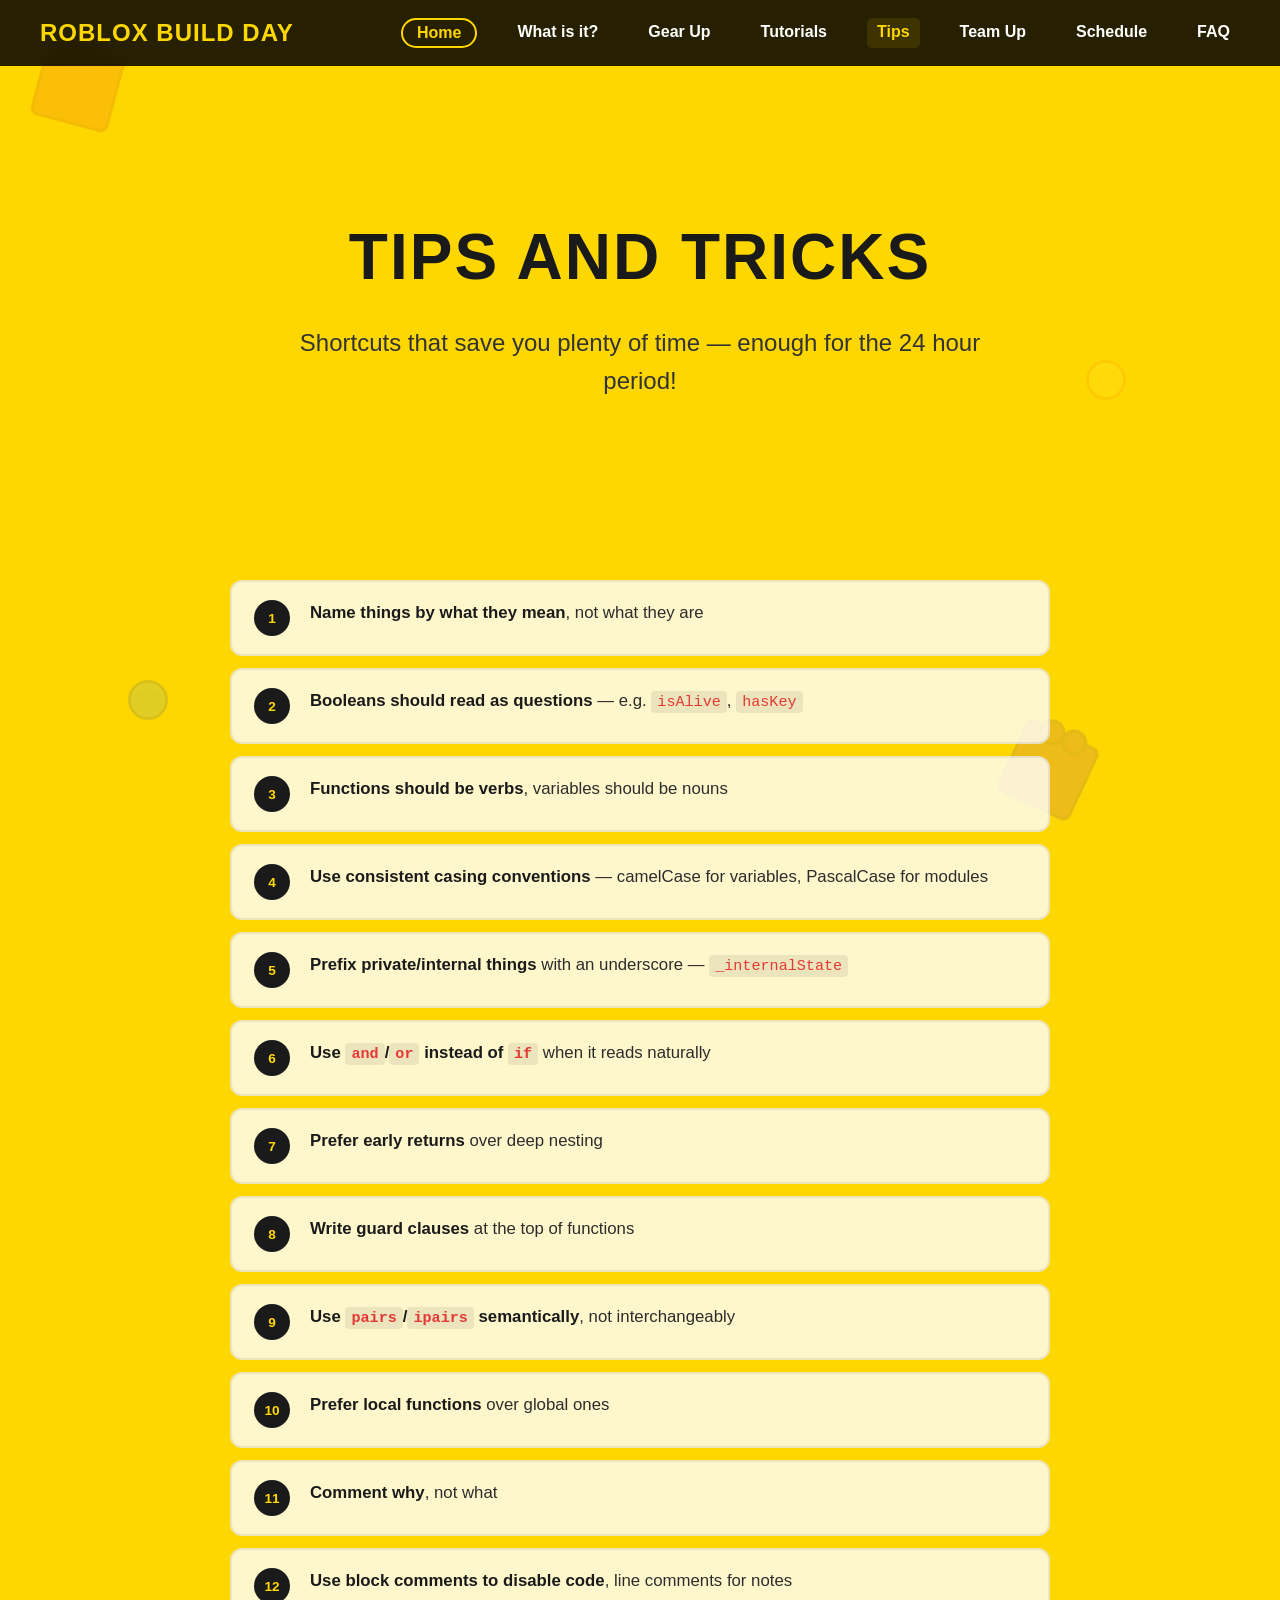
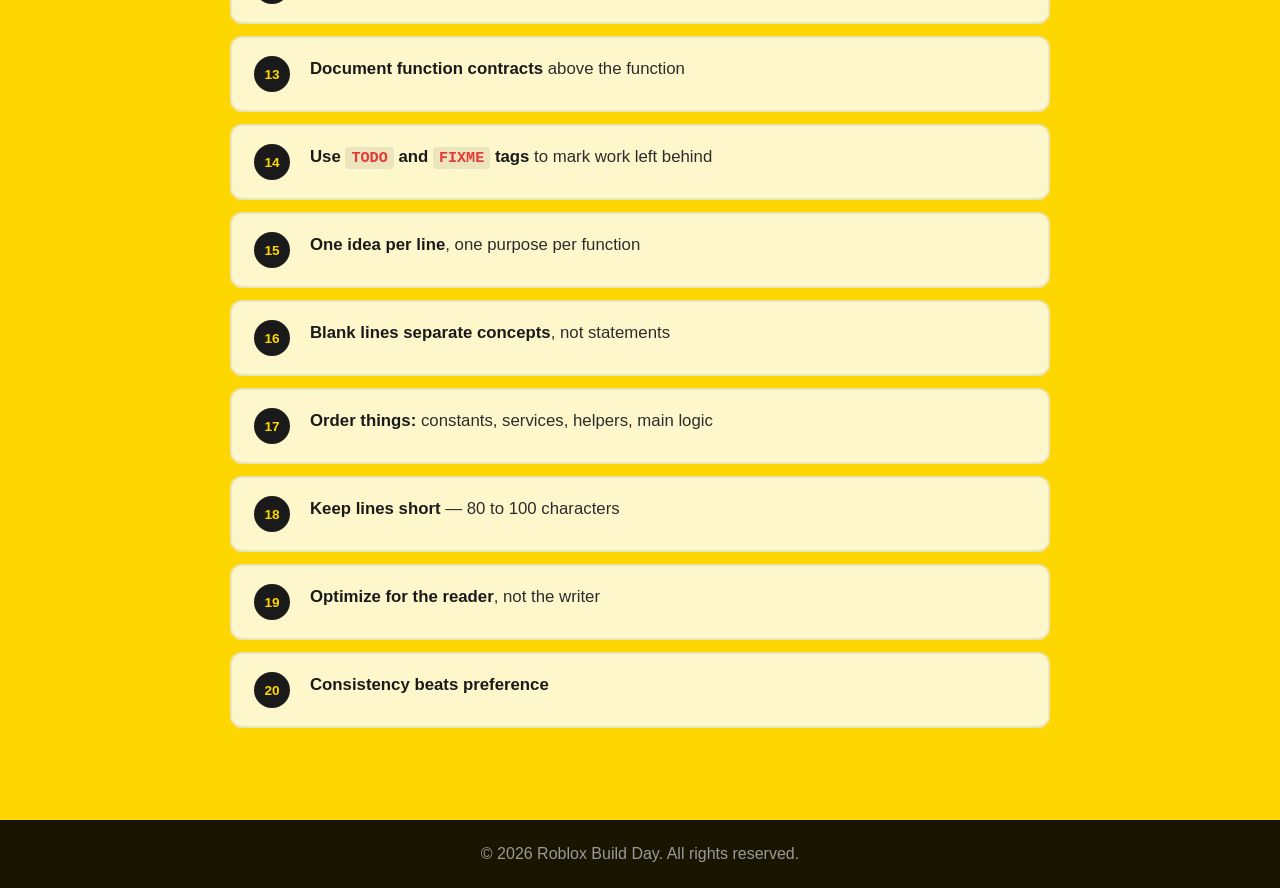
<file: tips-and-tricks.html>
<!DOCTYPE html>
<html lang="en">
<head>
    <meta charset="UTF-8">
    <meta name="viewport" content="width=device-width, initial-scale=1.0">
    <title>Tips and Tricks - Roblox Build Day</title>
    <link rel="stylesheet" href="styles.css">
</head>
<body class="tips-page">
    <!-- Decorative elements -->
    <div class="decoration lego-block lego-1"></div>
    <div class="decoration lego-block lego-5"></div>
    <div class="decoration roblox-stud stud-2"></div>
    <div class="decoration roblox-stud stud-3"></div>

    <!-- Navigation -->
    <nav class="navbar">
        <a href="index.html" class="nav-logo">Roblox Build Day</a>
        <div class="nav-links">
            <a href="index.html" class="home-link">Home</a>
            <a href="what-is-it.html">What is it?</a>
            <a href="gear-up.html">Gear Up</a>
            <a href="tutorials.html">Tutorials</a>
            <a href="tips-and-tricks.html" class="active">Tips</a>
            <a href="team-up.html">Team Up</a>
            <a href="schedule.html">Schedule</a>
            <a href="faq.html">FAQ</a>
        </div>
    </nav>

    <!-- Hero Section -->
    <section class="detail-hero">
        <h1 class="detail-heading">Tips and Tricks</h1>
        <p class="detail-subtitle">Shortcuts that save you plenty of time — enough for the 24 hour period!</p>
    </section>

    <!-- Tips List Section -->
    <section class="tips-section">
        <ol class="tips-list">
            <li class="tip-item">
                <span class="tip-number">1</span>
                <p class="tip-text"><strong>Name things by what they mean</strong>, not what they are</p>
            </li>
            <li class="tip-item">
                <span class="tip-number">2</span>
                <p class="tip-text"><strong>Booleans should read as questions</strong> — e.g. <code>isAlive</code>, <code>hasKey</code></p>
            </li>
            <li class="tip-item">
                <span class="tip-number">3</span>
                <p class="tip-text"><strong>Functions should be verbs</strong>, variables should be nouns</p>
            </li>
            <li class="tip-item">
                <span class="tip-number">4</span>
                <p class="tip-text"><strong>Use consistent casing conventions</strong> — camelCase for variables, PascalCase for modules</p>
            </li>
            <li class="tip-item">
                <span class="tip-number">5</span>
                <p class="tip-text"><strong>Prefix private/internal things</strong> with an underscore — <code>_internalState</code></p>
            </li>
            <li class="tip-item">
                <span class="tip-number">6</span>
                <p class="tip-text"><strong>Use <code>and</code>/<code>or</code> instead of <code>if</code></strong> when it reads naturally</p>
            </li>
            <li class="tip-item">
                <span class="tip-number">7</span>
                <p class="tip-text"><strong>Prefer early returns</strong> over deep nesting</p>
            </li>
            <li class="tip-item">
                <span class="tip-number">8</span>
                <p class="tip-text"><strong>Write guard clauses</strong> at the top of functions</p>
            </li>
            <li class="tip-item">
                <span class="tip-number">9</span>
                <p class="tip-text"><strong>Use <code>pairs</code>/<code>ipairs</code> semantically</strong>, not interchangeably</p>
            </li>
            <li class="tip-item">
                <span class="tip-number">10</span>
                <p class="tip-text"><strong>Prefer local functions</strong> over global ones</p>
            </li>
            <li class="tip-item">
                <span class="tip-number">11</span>
                <p class="tip-text"><strong>Comment why</strong>, not what</p>
            </li>
            <li class="tip-item">
                <span class="tip-number">12</span>
                <p class="tip-text"><strong>Use block comments to disable code</strong>, line comments for notes</p>
            </li>
            <li class="tip-item">
                <span class="tip-number">13</span>
                <p class="tip-text"><strong>Document function contracts</strong> above the function</p>
            </li>
            <li class="tip-item">
                <span class="tip-number">14</span>
                <p class="tip-text"><strong>Use <code>TODO</code> and <code>FIXME</code> tags</strong> to mark work left behind</p>
            </li>
            <li class="tip-item">
                <span class="tip-number">15</span>
                <p class="tip-text"><strong>One idea per line</strong>, one purpose per function</p>
            </li>
            <li class="tip-item">
                <span class="tip-number">16</span>
                <p class="tip-text"><strong>Blank lines separate concepts</strong>, not statements</p>
            </li>
            <li class="tip-item">
                <span class="tip-number">17</span>
                <p class="tip-text"><strong>Order things:</strong> constants, services, helpers, main logic</p>
            </li>
            <li class="tip-item">
                <span class="tip-number">18</span>
                <p class="tip-text"><strong>Keep lines short</strong> — 80 to 100 characters</p>
            </li>
            <li class="tip-item">
                <span class="tip-number">19</span>
                <p class="tip-text"><strong>Optimize for the reader</strong>, not the writer</p>
            </li>
            <li class="tip-item">
                <span class="tip-number">20</span>
                <p class="tip-text"><strong>Consistency beats preference</strong></p>
            </li>
        </ol>
    </section>

    <!-- Footer -->
    <footer class="footer">
        <p>© 2026 Roblox Build Day. All rights reserved.</p>
    </footer>

    <script src="script.js"></script>
</body>
</html>
</file>
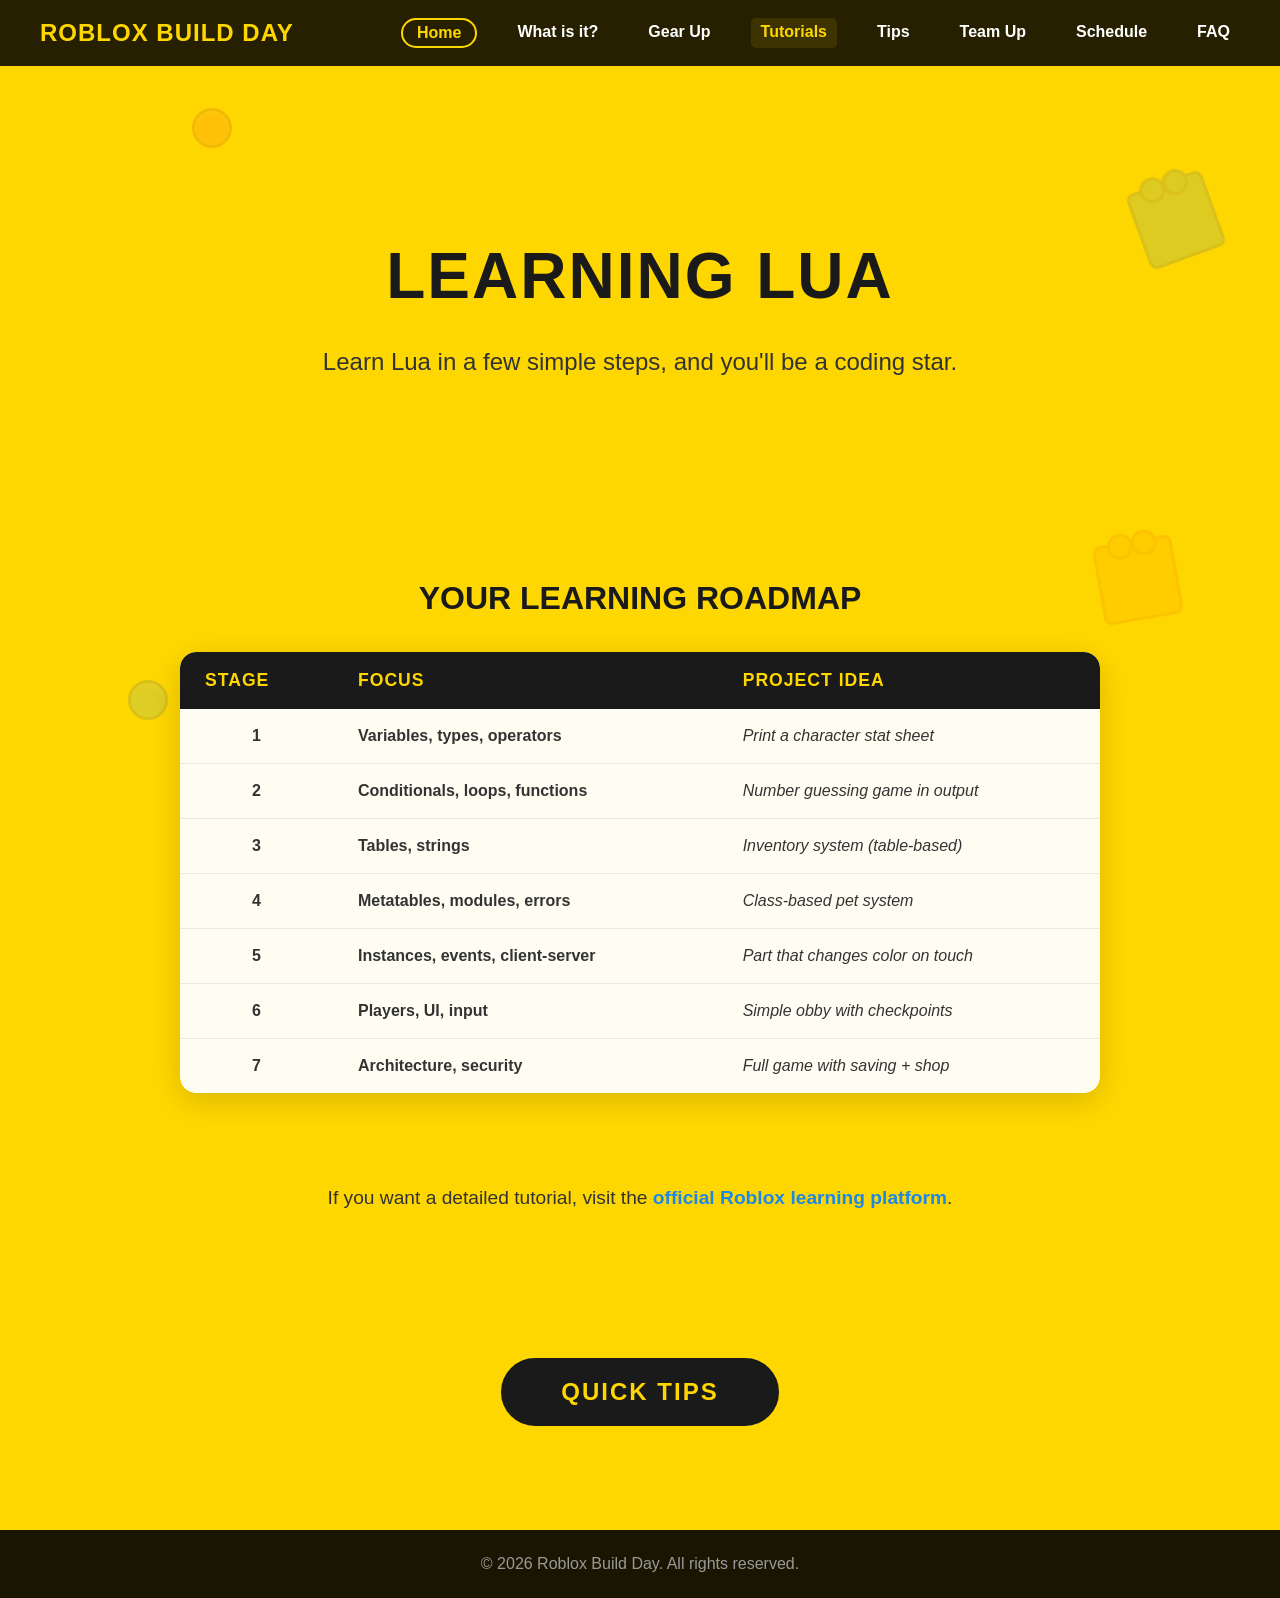
<file: tutorials.html>
<!DOCTYPE html>
<html lang="en">
<head>
    <meta charset="UTF-8">
    <meta name="viewport" content="width=device-width, initial-scale=1.0">
    <title>Tutorials - Roblox Build Day</title>
    <link rel="stylesheet" href="styles.css">
</head>
<body class="tutorial-page">
    <!-- Decorative elements -->
    <div class="decoration lego-block lego-2"></div>
    <div class="decoration lego-block lego-4"></div>
    <div class="decoration roblox-stud stud-1"></div>
    <div class="decoration roblox-stud stud-3"></div>
    <div class="decoration roblox-stud stud-4"></div>

    <!-- Navigation -->
    <nav class="navbar">
        <a href="index.html" class="nav-logo">Roblox Build Day</a>
        <div class="nav-links">
            <a href="index.html" class="home-link">Home</a>
            <a href="what-is-it.html">What is it?</a>
            <a href="gear-up.html">Gear Up</a>
            <a href="tutorials.html" class="active">Tutorials</a>
            <a href="tips-and-tricks.html">Tips</a>
            <a href="team-up.html">Team Up</a>
            <a href="schedule.html">Schedule</a>
            <a href="faq.html">FAQ</a>
        </div>
    </nav>

    <!-- Hero Section -->
    <section class="detail-hero">
        <h1 class="detail-heading">Learning Lua</h1>
        <p class="detail-subtitle">Learn Lua in a few simple steps, and you'll be a coding star.</p>
    </section>

    <!-- Learning Roadmap Table -->
    <section class="table-section">
        <h2 class="table-title">Your Learning Roadmap</h2>
        <div class="table-wrapper">
            <table class="lua-table">
                <thead>
                    <tr>
                        <th>Stage</th>
                        <th>Focus</th>
                        <th>Project Idea</th>
                    </tr>
                </thead>
                <tbody>
                    <tr>
                        <td class="stage-num">1</td>
                        <td class="focus-cell">Variables, types, operators</td>
                        <td class="project-cell">Print a character stat sheet</td>
                    </tr>
                    <tr>
                        <td class="stage-num">2</td>
                        <td class="focus-cell">Conditionals, loops, functions</td>
                        <td class="project-cell">Number guessing game in output</td>
                    </tr>
                    <tr>
                        <td class="stage-num">3</td>
                        <td class="focus-cell">Tables, strings</td>
                        <td class="project-cell">Inventory system (table-based)</td>
                    </tr>
                    <tr>
                        <td class="stage-num">4</td>
                        <td class="focus-cell">Metatables, modules, errors</td>
                        <td class="project-cell">Class-based pet system</td>
                    </tr>
                    <tr>
                        <td class="stage-num">5</td>
                        <td class="focus-cell">Instances, events, client-server</td>
                        <td class="project-cell">Part that changes color on touch</td>
                    </tr>
                    <tr>
                        <td class="stage-num">6</td>
                        <td class="focus-cell">Players, UI, input</td>
                        <td class="project-cell">Simple obby with checkpoints</td>
                    </tr>
                    <tr>
                        <td class="stage-num">7</td>
                        <td class="focus-cell">Architecture, security</td>
                        <td class="project-cell">Full game with saving + shop</td>
                    </tr>
                </tbody>
            </table>
        </div>
    </section>

    <!-- Official Resource Link -->
    <section class="resource-section">
        <p class="resource-text">If you want a detailed tutorial, visit the <a href="https://create.roblox.com/docs" target="_blank" class="resource-link">official Roblox learning platform</a>.</p>
    </section>

    <!-- Quick Tips CTA -->
    <section class="cta-section">
        <a href="tips-and-tricks.html" class="cta-button">Quick Tips</a>
    </section>

    <!-- Footer -->
    <footer class="footer">
        <p>© 2026 Roblox Build Day. All rights reserved.</p>
    </footer>

    <script src="script.js"></script>
</body>
</html>
</file>
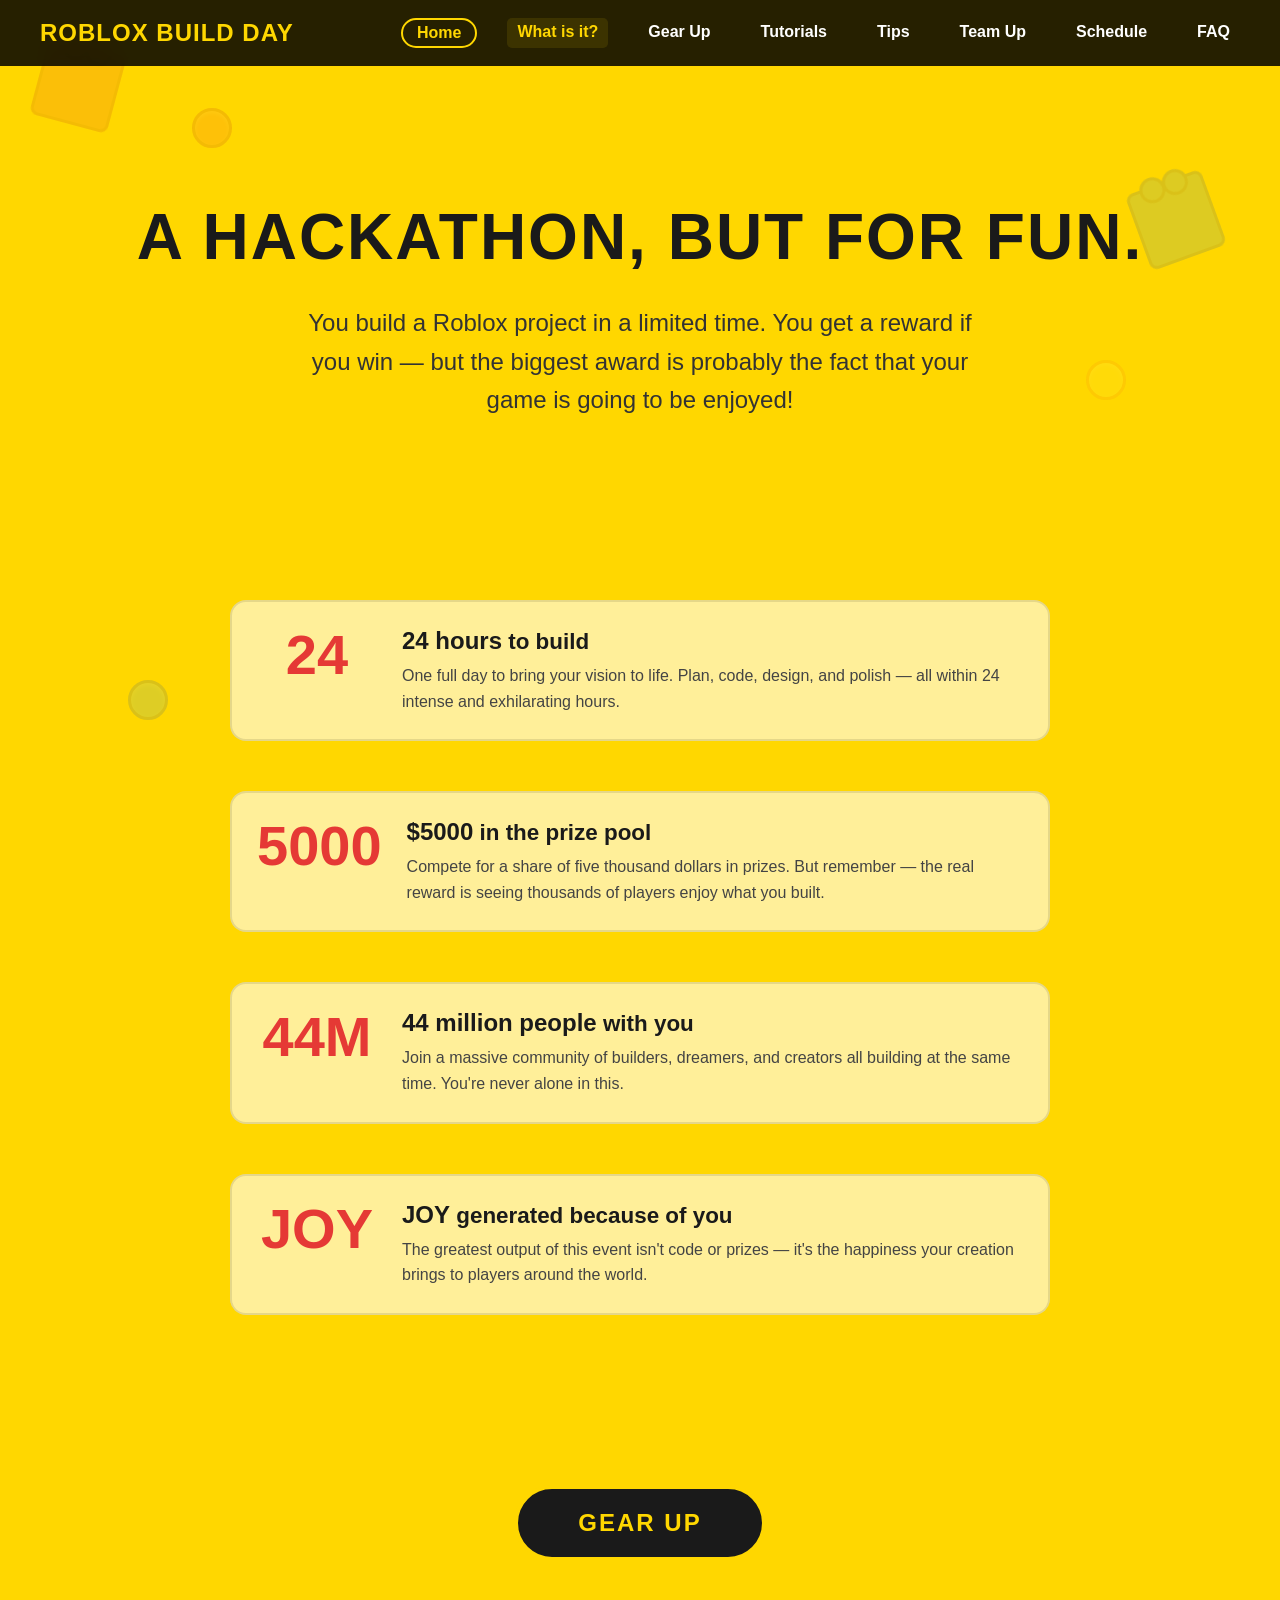
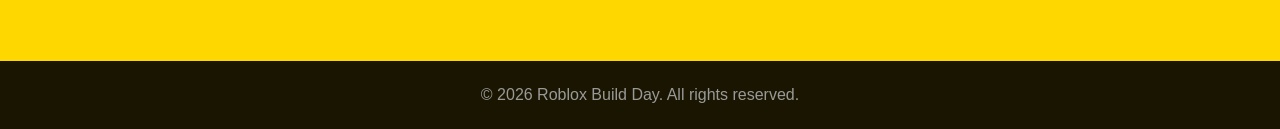
<file: what-is-it.html>
<!DOCTYPE html>
<html lang="en">
<head>
    <meta charset="UTF-8">
    <meta name="viewport" content="width=device-width, initial-scale=1.0">
    <title>What is it? - Roblox Build Day</title>
    <link rel="stylesheet" href="styles.css">
</head>
<body class="detail-page">
    <!-- Decorative elements -->
    <div class="decoration lego-block lego-1"></div>
    <div class="decoration lego-block lego-2"></div>
    <div class="decoration roblox-stud stud-1"></div>
    <div class="decoration roblox-stud stud-2"></div>
    <div class="decoration roblox-stud stud-3"></div>

    <!-- Navigation -->
    <nav class="navbar">
        <a href="index.html" class="nav-logo">Roblox Build Day</a>
        <div class="nav-links">
            <a href="index.html" class="home-link">Home</a>
            <a href="what-is-it.html" class="active">What is it?</a>
            <a href="gear-up.html">Gear Up</a>
            <a href="tutorials.html">Tutorials</a>
            <a href="tips-and-tricks.html">Tips</a>
            <a href="team-up.html">Team Up</a>
            <a href="schedule.html">Schedule</a>
            <a href="faq.html">FAQ</a>
        </div>
    </nav>

    <!-- Hero Section -->
    <section class="detail-hero">
        <h1 class="detail-heading">A Hackathon, but for fun.</h1>
        <p class="detail-subtitle">You build a Roblox project in a limited time. You get a reward if you win — but the biggest award is probably the fact that your game is going to be enjoyed!</p>
    </section>

    <!-- Info Points Section -->
    <section class="info-points">
        <div class="info-point">
            <span class="info-number">24</span>
            <div class="info-content">
                <h4 class="info-heading"><strong>24 hours</strong> to build</h4>
                <p class="info-desc">One full day to bring your vision to life. Plan, code, design, and polish — all within 24 intense and exhilarating hours.</p>
            </div>
        </div>
        <div class="info-point">
            <span class="info-number">5000</span>
            <div class="info-content">
                <h4 class="info-heading"><strong>$5000</strong> in the prize pool</h4>
                <p class="info-desc">Compete for a share of five thousand dollars in prizes. But remember — the real reward is seeing thousands of players enjoy what you built.</p>
            </div>
        </div>
        <div class="info-point">
            <span class="info-number">44M</span>
            <div class="info-content">
                <h4 class="info-heading"><strong>44 million people</strong> with you</h4>
                <p class="info-desc">Join a massive community of builders, dreamers, and creators all building at the same time. You're never alone in this.</p>
            </div>
        </div>
        <div class="info-point">
            <span class="info-number">JOY</span>
            <div class="info-content">
                <h4 class="info-heading"><strong>JOY</strong> generated because of you</h4>
                <p class="info-desc">The greatest output of this event isn't code or prizes — it's the happiness your creation brings to players around the world.</p>
            </div>
        </div>
    </section>

    <!-- CTA Button -->
    <section class="cta-section">
        <a href="gear-up.html" class="cta-button">Gear Up</a>
    </section>

    <!-- Footer -->
    <footer class="footer">
        <p>© 2026 Roblox Build Day. All rights reserved.</p>
    </footer>

    <script src="script.js"></script>
</body>
</html>
</file>
<file: styles.css>
/* ===== RESET & BASE ===== */
* {
    margin: 0;
    padding: 0;
    box-sizing: border-box;
}

body {
    font-family: 'Segoe UI', Tahoma, Geneva, Verdana, sans-serif;
    background-color: #FFD700;
    min-height: 100vh;
    overflow-x: hidden;
    position: relative;
}

/* ===== LEGO / ROBLOX DECORATIVE ELEMENTS ===== */
.decoration {
    position: fixed;
    pointer-events: none;
    z-index: 0;
    opacity: 0.15;
}

.lego-block {
    width: 80px;
    height: 80px;
    background-color: #E53935;
    border-radius: 8px;
    border: 3px solid #B71C1C;
}

.lego-block::before,
.lego-block::after {
    content: '';
    position: absolute;
    width: 20px;
    height: 20px;
    background-color: #E53935;
    border: 3px solid #B71C1C;
    border-radius: 50%;
    top: -12px;
}

.lego-block::before {
    left: 12px;
}

.lego-block::after {
    right: 12px;
}

.lego-1 { top: 5%; left: 3%; transform: rotate(15deg); }
.lego-2 { top: 20%; right: 5%; transform: rotate(-20deg); background-color: #1E88E5; border-color: #0D47A1; }
.lego-2::before, .lego-2::after { background-color: #1E88E5; border-color: #0D47A1; }
.lego-3 { bottom: 30%; left: 5%; transform: rotate(30deg); background-color: #43A047; border-color: #1B5E20; }
.lego-3::before, .lego-3::after { background-color: #43A047; border-color: #1B5E20; }
.lego-4 { top: 60%; right: 8%; transform: rotate(-10deg); background-color: #FB8C00; border-color: #E65100; }
.lego-4::before, .lego-4::after { background-color: #FB8C00; border-color: #E65100; }
.lego-5 { bottom: 10%; right: 15%; transform: rotate(25deg); background-color: #8E24AA; border-color: #4A148C; }
.lego-5::before, .lego-5::after { background-color: #8E24AA; border-color: #4A148C; }

.roblox-stud {
    width: 40px;
    height: 40px;
    background-color: #F44336;
    border-radius: 50%;
    border: 3px solid #B71C1C;
    box-shadow: inset 0 2px 4px rgba(255,255,255,0.3);
}

.stud-1 { top: 12%; left: 15%; }
.stud-2 { top: 40%; right: 12%; background-color: #FFEB3B; border-color: #F57F17; }
.stud-3 { bottom: 20%; left: 10%; background-color: #2196F3; border-color: #0D47A1; }
.stud-4 { top: 75%; left: 20%; background-color: #4CAF50; border-color: #1B5E20; }

/* ===== NAVBAR ===== */
.navbar {
    position: fixed;
    top: 0;
    left: 0;
    right: 0;
    display: flex;
    justify-content: space-between;
    align-items: center;
    padding: 18px 40px;
    background: rgba(0, 0, 0, 0.85);
    z-index: 1000;
    backdrop-filter: blur(10px);
}

.nav-logo {
    font-size: 1.5rem;
    font-weight: 900;
    color: #FFD700;
    text-decoration: none;
    letter-spacing: 1px;
    text-transform: uppercase;
}

.nav-links {
    display: flex;
    gap: 30px;
}

.nav-links a {
    color: #fff;
    text-decoration: none;
    font-weight: 600;
    font-size: 1rem;
    transition: color 0.3s;
    padding: 5px 10px;
    border-radius: 5px;
}

.nav-links a:hover,
.nav-links a.active {
    color: #FFD700;
    background: rgba(255, 215, 0, 0.1);
}

.nav-links .home-link {
    border: 2px solid #FFD700;
    border-radius: 20px;
    padding: 4px 14px;
    color: #FFD700;
}

.nav-links .home-link:hover {
    background: #FFD700;
    color: #1a1a1a;
}

/* ===== HERO SECTION (HOME) ===== */
.hero {
    min-height: 100vh;
    display: flex;
    flex-direction: column;
    justify-content: center;
    align-items: center;
    text-align: center;
    padding: 120px 20px 60px;
    position: relative;
    z-index: 1;
}

.hero-title {
    font-size: 4.5rem;
    font-weight: 900;
    color: #1a1a1a;
    text-transform: uppercase;
    letter-spacing: 3px;
    margin-bottom: 40px;
    text-shadow: 3px 3px 0px rgba(0,0,0,0.1);
    animation: fadeInDown 1s ease;
}

.hero-text {
    animation: fadeInUp 1s ease 0.3s both;
}

.hero-line {
    font-size: 2.2rem;
    font-weight: 600;
    color: #2c2c2c;
    margin: 10px 0;
    line-height: 1.4;
}

.highlight {
    color: #E53935;
    font-weight: 900;
    font-size: 1.3em;
    text-decoration: underline;
    text-decoration-color: #FFD700;
    text-underline-offset: 5px;
}

/* ===== PHRASES / TESTIMONIALS SECTION ===== */
.phrases-section {
    padding: 80px 0;
    position: relative;
    z-index: 1;
}

.section-title {
    text-align: center;
    font-size: 2.5rem;
    font-weight: 900;
    color: #1a1a1a;
    margin-bottom: 40px;
    text-transform: uppercase;
}

.phrases-container {
    overflow-x: auto;
    overflow-y: hidden;
    padding: 20px 40px;
    scroll-behavior: smooth;
    cursor: grab;
    -webkit-overflow-scrolling: touch;
}

.phrases-container:active {
    cursor: grabbing;
}

.phrases-container::-webkit-scrollbar {
    height: 8px;
}

.phrases-container::-webkit-scrollbar-track {
    background: rgba(0,0,0,0.1);
    border-radius: 10px;
}

.phrases-container::-webkit-scrollbar-thumb {
    background: rgba(0,0,0,0.3);
    border-radius: 10px;
}

.phrases-track {
    display: flex;
    gap: 25px;
    width: max-content;
    padding: 10px 0;
}

.phrase-card {
    min-width: 320px;
    max-width: 350px;
    background: rgba(255, 255, 255, 0.95);
    border-radius: 16px;
    padding: 30px 25px;
    box-shadow: 0 8px 25px rgba(0,0,0,0.15);
    border: 3px solid rgba(0,0,0,0.1);
    transition: transform 0.3s, box-shadow 0.3s;
    flex-shrink: 0;
}

.phrase-card:hover {
    transform: translateY(-5px);
    box-shadow: 0 12px 35px rgba(0,0,0,0.2);
}

.phrase-text {
    font-size: 1.1rem;
    font-style: italic;
    color: #333;
    line-height: 1.6;
    margin-bottom: 15px;
}

.phrase-author {
    font-size: 1rem;
    font-weight: 700;
    color: #E53935;
    text-align: right;
}

/* ===== INFO BOXES SECTION ===== */
.boxes-section {
    display: flex;
    justify-content: center;
    gap: 25px;
    padding: 80px 40px;
    flex-wrap: wrap;
    position: relative;
    z-index: 1;
}

.info-box {
    background: rgba(0, 0, 0, 0.9);
    border-radius: 20px;
    padding: 35px 25px;
    width: 260px;
    text-align: center;
    cursor: pointer;
    transition: transform 0.3s, box-shadow 0.3s;
    border: 4px solid rgba(255, 215, 0, 0.3);
    position: relative;
    overflow: hidden;
}

.info-box::before {
    content: '';
    position: absolute;
    top: 0;
    left: 0;
    right: 0;
    height: 5px;
    background: linear-gradient(90deg, #E53935, #FFD700, #43A047, #1E88E5);
}

.info-box:hover {
    transform: translateY(-10px) scale(1.02);
    box-shadow: 0 20px 50px rgba(0,0,0,0.3);
    border-color: #FFD700;
}

.box-icon {
    font-size: 3rem;
    color: #FFD700;
    margin-bottom: 15px;
    font-weight: 900;
}

.box-title {
    font-size: 1.8rem;
    color: #fff;
    font-weight: 800;
    margin-bottom: 15px;
    text-transform: uppercase;
}

.box-desc {
    font-size: 1rem;
    color: #ccc;
    line-height: 1.5;
    margin-bottom: 20px;
}

.box-link {
    color: #FFD700;
    font-weight: 700;
    font-size: 1.1rem;
    text-decoration: none;
}

/* ===== DETAIL PAGE (What is it?) ===== */
.detail-hero {
    min-height: 60vh;
    display: flex;
    flex-direction: column;
    justify-content: center;
    align-items: center;
    text-align: center;
    padding: 140px 40px 60px;
    position: relative;
    z-index: 1;
}

.detail-heading {
    font-size: 4rem;
    font-weight: 900;
    color: #1a1a1a;
    margin-bottom: 30px;
    text-transform: uppercase;
    letter-spacing: 2px;
    animation: fadeInDown 0.8s ease;
}

.detail-subtitle {
    font-size: 1.5rem;
    color: #333;
    max-width: 700px;
    line-height: 1.6;
    animation: fadeInUp 0.8s ease 0.2s both;
}

/* ===== INFO POINTS ===== */
.info-points {
    padding: 60px 40px;
    max-width: 900px;
    margin: 0 auto;
    position: relative;
    z-index: 1;
}

.info-point {
    display: flex;
    align-items: flex-start;
    gap: 25px;
    margin-bottom: 50px;
    padding: 25px;
    background: rgba(255, 255, 255, 0.6);
    border-radius: 16px;
    border: 2px solid rgba(0,0,0,0.1);
    transition: transform 0.3s;
}

.info-point:hover {
    transform: translateX(10px);
}

.info-number {
    font-size: 3.5rem;
    font-weight: 900;
    color: #E53935;
    min-width: 120px;
    text-align: center;
    line-height: 1;
    display: flex;
    align-items: center;
    justify-content: center;
}

.info-content {
    flex: 1;
}

.info-heading {
    font-size: 1.4rem;
    color: #1a1a1a;
    margin-bottom: 8px;
}

.info-heading strong {
    font-size: 1.5rem;
}

.info-desc {
    font-size: 1rem;
    color: #444;
    line-height: 1.6;
}

/* ===== CTA SECTION ===== */
.cta-section {
    text-align: center;
    padding: 60px 40px 100px;
    position: relative;
    z-index: 1;
}

.cta-button {
    display: inline-block;
    padding: 20px 60px;
    background: #1a1a1a;
    color: #FFD700;
    font-size: 1.5rem;
    font-weight: 800;
    text-transform: uppercase;
    text-decoration: none;
    border-radius: 50px;
    border: 4px solid #FFD700;
    transition: all 0.3s;
    letter-spacing: 2px;
}

.cta-button:hover {
    background: #FFD700;
    color: #1a1a1a;
    transform: scale(1.05);
    box-shadow: 0 10px 30px rgba(0,0,0,0.2);
}

/* ===== GEAR UP PAGE - STEPS ===== */
.steps-section {
    padding: 40px 40px 80px;
    max-width: 900px;
    margin: 0 auto;
    position: relative;
    z-index: 1;
}

.steps-title {
    font-size: 2rem;
    font-weight: 800;
    color: #1a1a1a;
    text-align: center;
    margin-bottom: 40px;
    text-transform: uppercase;
}

.step-card {
    display: flex;
    gap: 25px;
    background: rgba(255, 255, 255, 0.85);
    border-radius: 16px;
    padding: 30px;
    margin-bottom: 25px;
    border: 3px solid rgba(0,0,0,0.1);
    transition: transform 0.3s, box-shadow 0.3s;
    align-items: flex-start;
}

.step-card:hover {
    transform: translateY(-3px);
    box-shadow: 0 10px 30px rgba(0,0,0,0.1);
}

.step-number {
    width: 50px;
    height: 50px;
    min-width: 50px;
    background: #1a1a1a;
    color: #FFD700;
    border-radius: 50%;
    display: flex;
    align-items: center;
    justify-content: center;
    font-size: 1.5rem;
    font-weight: 900;
}

.step-content {
    flex: 1;
}

.step-heading {
    font-size: 1.4rem;
    font-weight: 800;
    color: #1a1a1a;
    margin-bottom: 10px;
}

.step-desc {
    font-size: 1rem;
    color: #444;
    line-height: 1.6;
    margin-bottom: 12px;
}

.step-link {
    color: #1E88E5;
    font-weight: 700;
    text-decoration: none;
    font-size: 1rem;
    transition: color 0.3s;
}

.step-link:hover {
    color: #0D47A1;
    text-decoration: underline;
}

/* ===== FOOTER ===== */
.footer {
    background: rgba(0, 0, 0, 0.9);
    color: #999;
    text-align: center;
    padding: 25px;
    position: relative;
    z-index: 1;
}

/* ===== TUTORIALS PAGE - TABLE ===== */
.table-section {
    padding: 40px 40px 60px;
    max-width: 1000px;
    margin: 0 auto;
    position: relative;
    z-index: 1;
}

.table-title {
    font-size: 2rem;
    font-weight: 800;
    color: #1a1a1a;
    text-align: center;
    margin-bottom: 35px;
    text-transform: uppercase;
}

.table-wrapper {
    overflow-x: auto;
    border-radius: 16px;
    box-shadow: 0 8px 30px rgba(0,0,0,0.15);
}

.lua-table {
    width: 100%;
    border-collapse: collapse;
    background: rgba(255, 255, 255, 0.95);
    border-radius: 16px;
    overflow: hidden;
}

.lua-table thead {
    background: #1a1a1a;
}

.lua-table th {
    padding: 18px 25px;
    color: #FFD700;
    font-size: 1.1rem;
    font-weight: 800;
    text-transform: uppercase;
    letter-spacing: 1px;
    text-align: left;
}

.lua-table tbody tr {
    border-bottom: 1px solid rgba(0,0,0,0.08);
    transition: background 0.3s, transform 0.3s;
}

.lua-table tbody tr:last-child {
    border-bottom: none;
}

.lua-table tbody tr:hover {
    background: rgba(255, 215, 0, 0.15);
}

.lua-table td {
    padding: 18px 25px;
    font-size: 1rem;
    color: #333;
    vertical-align: middle;
}

.stage-num {
    font-size: 1.6rem;
    font-weight: 900;
    color: #E53935;
    text-align: center;
    min-width: 60px;
}

.focus-cell {
    font-weight: 600;
    color: #1a1a1a;
}

.project-cell {
    font-style: italic;
    color: #555;
}

/* ===== RESOURCE SECTION (TUTORIALS PAGE BOTTOM) ===== */
.resource-section {
    text-align: center;
    padding: 30px 40px 80px;
    position: relative;
    z-index: 1;
}

.resource-text {
    font-size: 1.2rem;
    color: #333;
    line-height: 1.6;
    max-width: 700px;
    margin: 0 auto;
}

.resource-link {
    color: #1E88E5;
    font-weight: 700;
    text-decoration: none;
    transition: color 0.3s;
}

.resource-link:hover {
    color: #0D47A1;
    text-decoration: underline;
}

/* ===== TIPS AND TRICKS PAGE ===== */
.tips-section {
    padding: 40px 40px 80px;
    max-width: 900px;
    margin: 0 auto;
    position: relative;
    z-index: 1;
}

.tips-list {
    list-style: none;
    counter-reset: tip-counter;
}

.tip-item {
    display: flex;
    align-items: flex-start;
    gap: 20px;
    padding: 18px 22px;
    margin-bottom: 12px;
    background: rgba(255, 255, 255, 0.8);
    border-radius: 12px;
    border: 2px solid rgba(0,0,0,0.08);
    transition: transform 0.3s, box-shadow 0.3s, background 0.3s;
}

.tip-item:hover {
    transform: translateX(8px);
    box-shadow: 0 5px 20px rgba(0,0,0,0.1);
    background: rgba(255, 255, 255, 0.95);
}

.tip-number {
    display: flex;
    align-items: center;
    justify-content: center;
    min-width: 36px;
    height: 36px;
    background: #1a1a1a;
    color: #FFD700;
    border-radius: 50%;
    font-size: 0.85rem;
    font-weight: 900;
    flex-shrink: 0;
}

.tip-text {
    font-size: 1.05rem;
    color: #2c2c2c;
    line-height: 1.5;
    margin: 0;
}

.tip-text strong {
    color: #1a1a1a;
}

.tip-text code {
    background: rgba(0,0,0,0.08);
    padding: 2px 6px;
    border-radius: 4px;
    font-size: 0.9em;
    color: #E53935;
}

/* ===== COUNTDOWN SECTION ===== */
.countdown-section {
    padding: 60px 20px;
    text-align: center;
    position: relative;
    z-index: 1;
    background: rgba(0,0,0,0.05);
}

.countdown-label {
    font-size: 1.8rem;
    font-weight: 800;
    color: #1a1a1a;
    margin-bottom: 30px;
    text-transform: uppercase;
    letter-spacing: 2px;
}

.countdown {
    display: flex;
    justify-content: center;
    gap: 20px;
    flex-wrap: wrap;
}

.countdown-unit {
    display: flex;
    flex-direction: column;
    align-items: center;
}

.countdown-num {
    font-size: 4rem;
    font-weight: 900;
    color: #fff;
    background: #1a1a1a;
    border-radius: 16px;
    padding: 15px 25px;
    min-width: 100px;
    text-align: center;
    border: 3px solid #FFD700;
    box-shadow: 0 8px 25px rgba(0,0,0,0.2);
}

.countdown-text {
    margin-top: 8px;
    font-size: 0.9rem;
    font-weight: 700;
    color: #555;
    text-transform: uppercase;
    letter-spacing: 1px;
}

/* ===== REGISTRATION SECTION ===== */
.register-section {
    text-align: center;
    padding: 80px 40px;
    position: relative;
    z-index: 1;
    background: rgba(0,0,0,0.05);
}

.register-heading {
    font-size: 3rem;
    font-weight: 900;
    color: #1a1a1a;
    margin-bottom: 15px;
    text-transform: uppercase;
}

.register-text {
    font-size: 1.2rem;
    color: #444;
    max-width: 600px;
    margin: 0 auto 30px;
    line-height: 1.6;
}

.register-button {
    display: inline-block;
    padding: 22px 70px;
    background: #E53935;
    color: #fff;
    font-size: 1.6rem;
    font-weight: 900;
    text-transform: uppercase;
    text-decoration: none;
    border-radius: 50px;
    border: 4px solid #B71C1C;
    transition: all 0.3s;
    letter-spacing: 2px;
    box-shadow: 0 8px 25px rgba(229, 57, 53, 0.3);
}

.register-button:hover {
    background: #C62828;
    transform: scale(1.05);
    box-shadow: 0 12px 35px rgba(229, 57, 53, 0.4);
}

.register-note {
    margin-top: 18px;
    font-size: 0.95rem;
    color: #666;
    font-weight: 600;
}

/* ===== SECTION HEADING UTILITY ===== */
.section-heading {
    font-size: 2rem;
    font-weight: 800;
    color: #1a1a1a;
    text-align: center;
    margin-bottom: 30px;
    text-transform: uppercase;
}

/* ===== TEAM UP PAGE ===== */
.team-intro {
    text-align: center;
    padding: 40px 40px 20px;
    max-width: 800px;
    margin: 0 auto;
    position: relative;
    z-index: 1;
}

.team-intro-text {
    font-size: 1.2rem;
    color: #333;
    line-height: 1.7;
}

.team-options {
    padding: 50px 40px;
    max-width: 1000px;
    margin: 0 auto;
    position: relative;
    z-index: 1;
}

.team-cards {
    display: flex;
    gap: 25px;
    justify-content: center;
    flex-wrap: wrap;
}

.team-card {
    background: rgba(255,255,255,0.92);
    border-radius: 16px;
    padding: 35px 25px;
    width: 280px;
    text-align: center;
    border: 3px solid rgba(0,0,0,0.08);
    transition: transform 0.3s, box-shadow 0.3s;
    position: relative;
}

.team-card:hover {
    transform: translateY(-8px);
    box-shadow: 0 15px 40px rgba(0,0,0,0.15);
}

.team-card-icon {
    font-size: 2.8rem;
    margin-bottom: 12px;
}

.team-card-title {
    font-size: 1.3rem;
    font-weight: 800;
    color: #1a1a1a;
    margin-bottom: 12px;
}

.team-card-desc {
    font-size: 0.95rem;
    color: #555;
    line-height: 1.6;
    margin-bottom: 15px;
}

.team-card-tag {
    display: inline-block;
    padding: 4px 14px;
    background: #1a1a1a;
    color: #FFD700;
    border-radius: 20px;
    font-size: 0.8rem;
    font-weight: 700;
    text-transform: uppercase;
    letter-spacing: 1px;
}

.skills-section {
    padding: 50px 40px 60px;
    max-width: 900px;
    margin: 0 auto;
    position: relative;
    z-index: 1;
}

.skills-grid {
    display: grid;
    grid-template-columns: repeat(3, 1fr);
    gap: 20px;
}

.skill-badge {
    background: rgba(255,255,255,0.9);
    border-radius: 14px;
    padding: 25px 20px;
    text-align: center;
    border: 2px solid rgba(0,0,0,0.08);
    transition: transform 0.3s, box-shadow 0.3s;
}

.skill-badge:hover {
    transform: translateY(-5px);
    box-shadow: 0 10px 25px rgba(0,0,0,0.1);
}

.skill-icon {
    font-size: 2rem;
    display: block;
    margin-bottom: 8px;
}

.skill-name {
    font-size: 1.1rem;
    font-weight: 800;
    color: #1a1a1a;
    display: block;
    margin-bottom: 6px;
}

.skill-desc {
    font-size: 0.85rem;
    color: #666;
    line-height: 1.4;
    margin: 0;
}

.team-cta {
    text-align: center;
    padding: 60px 40px 80px;
    position: relative;
    z-index: 1;
}

.team-cta-heading {
    font-size: 2rem;
    font-weight: 900;
    color: #1a1a1a;
    margin-bottom: 12px;
}

.team-cta-text {
    font-size: 1.1rem;
    color: #444;
    max-width: 600px;
    margin: 0 auto 25px;
    line-height: 1.6;
}

/* ===== SCHEDULE / TIMELINE PAGE ===== */
.timeline-section {
    padding: 40px 40px 80px;
    max-width: 800px;
    margin: 0 auto;
    position: relative;
    z-index: 1;
}

.timeline {
    position: relative;
    padding-left: 140px;
}

.timeline::before {
    content: '';
    position: absolute;
    left: 125px;
    top: 0;
    bottom: 0;
    width: 4px;
    background: rgba(0,0,0,0.15);
    border-radius: 2px;
}

.timeline-item {
    position: relative;
    margin-bottom: 25px;
    display: flex;
    align-items: flex-start;
    gap: 20px;
}

.timeline-time {
    position: absolute;
    left: -140px;
    width: 110px;
    text-align: right;
    font-size: 0.95rem;
    font-weight: 800;
    color: #555;
    padding-top: 12px;
}

.timeline-dot {
    position: absolute;
    left: -19px;
    top: 16px;
    width: 16px;
    height: 16px;
    background: #1a1a1a;
    border-radius: 50%;
    border: 3px solid #FFD700;
    z-index: 2;
}

.dot-start {
    background: #43A047;
    border-color: #1B5E20;
    width: 20px;
    height: 20px;
    left: -21px;
    top: 14px;
}

.dot-end {
    background: #E53935;
    border-color: #B71C1C;
    width: 20px;
    height: 20px;
    left: -21px;
    top: 14px;
}

.timeline-content {
    background: rgba(255,255,255,0.9);
    border-radius: 14px;
    padding: 20px 22px;
    border: 2px solid rgba(0,0,0,0.08);
    flex: 1;
    transition: transform 0.3s, box-shadow 0.3s;
}

.timeline-content:hover {
    transform: translateX(5px);
    box-shadow: 0 5px 20px rgba(0,0,0,0.1);
}

.highlight-item .timeline-content {
    background: rgba(26, 26, 26, 0.95);
    border-color: #FFD700;
}

.highlight-item .timeline-title {
    color: #FFD700;
}

.highlight-item .timeline-desc {
    color: #ccc;
}

.timeline-title {
    font-size: 1.15rem;
    font-weight: 800;
    color: #1a1a1a;
    margin-bottom: 6px;
}

.timeline-desc {
    font-size: 0.95rem;
    color: #555;
    line-height: 1.5;
    margin-bottom: 10px;
}

.timeline-tag {
    display: inline-block;
    padding: 3px 10px;
    border-radius: 12px;
    font-size: 0.75rem;
    font-weight: 700;
    text-transform: uppercase;
    letter-spacing: 0.5px;
}

.tag-logistics { background: #E3F2FD; color: #1565C0; }
.tag-ceremony { background: #FFF3E0; color: #E65100; }
.tag-team { background: #E8F5E9; color: #2E7D32; }
.tag-build { background: #FCE4EC; color: #C62828; }
.tag-break { background: #F3E5F5; color: #6A1B9A; }
.tag-mentor { background: #E0F7FA; color: #00695C; }
.tag-showcase { background: #FFF8E1; color: #F57F17; }

.highlight-item .tag-build { background: #FFD700; color: #1a1a1a; }
.highlight-item .tag-ceremony { background: #FFD700; color: #1a1a1a; }

/* ===== FAQ PAGE ===== */
.faq-section {
    padding: 40px 40px 40px;
    max-width: 800px;
    margin: 0 auto;
    position: relative;
    z-index: 1;
}

.faq-item {
    margin-bottom: 12px;
    border-radius: 12px;
    overflow: hidden;
    border: 2px solid rgba(0,0,0,0.08);
    background: rgba(255,255,255,0.9);
    transition: box-shadow 0.3s;
}

.faq-item:hover {
    box-shadow: 0 4px 15px rgba(0,0,0,0.08);
}

.faq-question {
    width: 100%;
    display: flex;
    justify-content: space-between;
    align-items: center;
    padding: 18px 22px;
    background: none;
    border: none;
    cursor: pointer;
    text-align: left;
    font-size: 1.05rem;
    font-weight: 700;
    color: #1a1a1a;
    transition: background 0.3s;
}

.faq-question:hover {
    background: rgba(255, 215, 0, 0.1);
}

.faq-toggle {
    font-size: 1.5rem;
    font-weight: 900;
    color: #E53935;
    min-width: 30px;
    text-align: center;
    transition: transform 0.3s;
}

.faq-answer {
    max-height: 0;
    overflow: hidden;
    transition: max-height 0.4s ease;
}

.faq-answer p {
    padding: 0 22px 18px;
    font-size: 0.98rem;
    color: #444;
    line-height: 1.7;
}

.faq-item.open .faq-toggle {
    transform: rotate(45deg);
}

.faq-bottom {
    text-align: center;
    padding: 40px 40px 80px;
    position: relative;
    z-index: 1;
}

.faq-bottom-heading {
    font-size: 1.8rem;
    font-weight: 800;
    color: #1a1a1a;
    margin-bottom: 12px;
}

.faq-bottom-text {
    font-size: 1.1rem;
    color: #444;
    max-width: 550px;
    margin: 0 auto 25px;
    line-height: 1.6;
}
@keyframes fadeInDown {
    from {
        opacity: 0;
        transform: translateY(-30px);
    }
    to {
        opacity: 1;
        transform: translateY(0);
    }
}

@keyframes fadeInUp {
    from {
        opacity: 0;
        transform: translateY(30px);
    }
    to {
        opacity: 1;
        transform: translateY(0);
    }
}

/* ===== RESPONSIVE ===== */
@media (max-width: 768px) {
    .hero-title {
        font-size: 2.5rem;
    }

    .hero-line {
        font-size: 1.4rem;
    }

    .detail-heading {
        font-size: 2.5rem;
    }

    .detail-subtitle {
        font-size: 1.2rem;
    }

    .boxes-section {
        flex-direction: column;
        align-items: center;
    }

    .info-box {
        width: 100%;
        max-width: 260px;
    }

    .info-point {
        flex-direction: column;
        align-items: center;
        text-align: center;
    }

    .info-number {
        min-width: auto;
    }

    .step-card {
        flex-direction: column;
        align-items: center;
        text-align: center;
    }

    .navbar {
        padding: 15px 20px;
    }

    .nav-logo {
        font-size: 1.1rem;
    }

    .nav-links {
        gap: 15px;
    }

    .nav-links a {
        font-size: 0.85rem;
    }

    .phrase-card {
        min-width: 280px;
    }

    .lua-table th,
    .lua-table td {
        padding: 12px 15px;
        font-size: 0.9rem;
    }

    .stage-num {
        font-size: 1.3rem;
    }

    .tip-item {
        padding: 14px 16px;
        gap: 14px;
    }

    .tip-text {
        font-size: 0.95rem;
    }

    .tip-number {
        min-width: 30px;
        height: 30px;
        font-size: 0.75rem;
    }

    .countdown-num {
        font-size: 2.5rem;
        padding: 10px 15px;
        min-width: 70px;
    }

    .countdown-label {
        font-size: 1.3rem;
    }

    .register-heading {
        font-size: 2rem;
    }

    .register-button {
        padding: 16px 40px;
        font-size: 1.2rem;
    }

    .skills-grid {
        grid-template-columns: repeat(2, 1fr);
    }

    .team-cards {
        flex-direction: column;
        align-items: center;
    }

    .timeline {
        padding-left: 0;
    }

    .timeline::before {
        display: none;
    }

    .timeline-time {
        position: static;
        width: auto;
        text-align: left;
        padding-top: 0;
        margin-bottom: 4px;
        font-size: 0.85rem;
    }

    .timeline-item {
        flex-direction: column;
        padding-left: 25px;
    }

    .timeline-dot {
        left: 0;
        top: 5px;
    }

    .dot-start, .dot-end {
        left: -2px;
    }

    .timeline-item {
        gap: 0;
    }

    .nav-links {
        gap: 8px;
    }

    .nav-links a {
        font-size: 0.75rem;
        padding: 3px 6px;
    }
}
</file>
